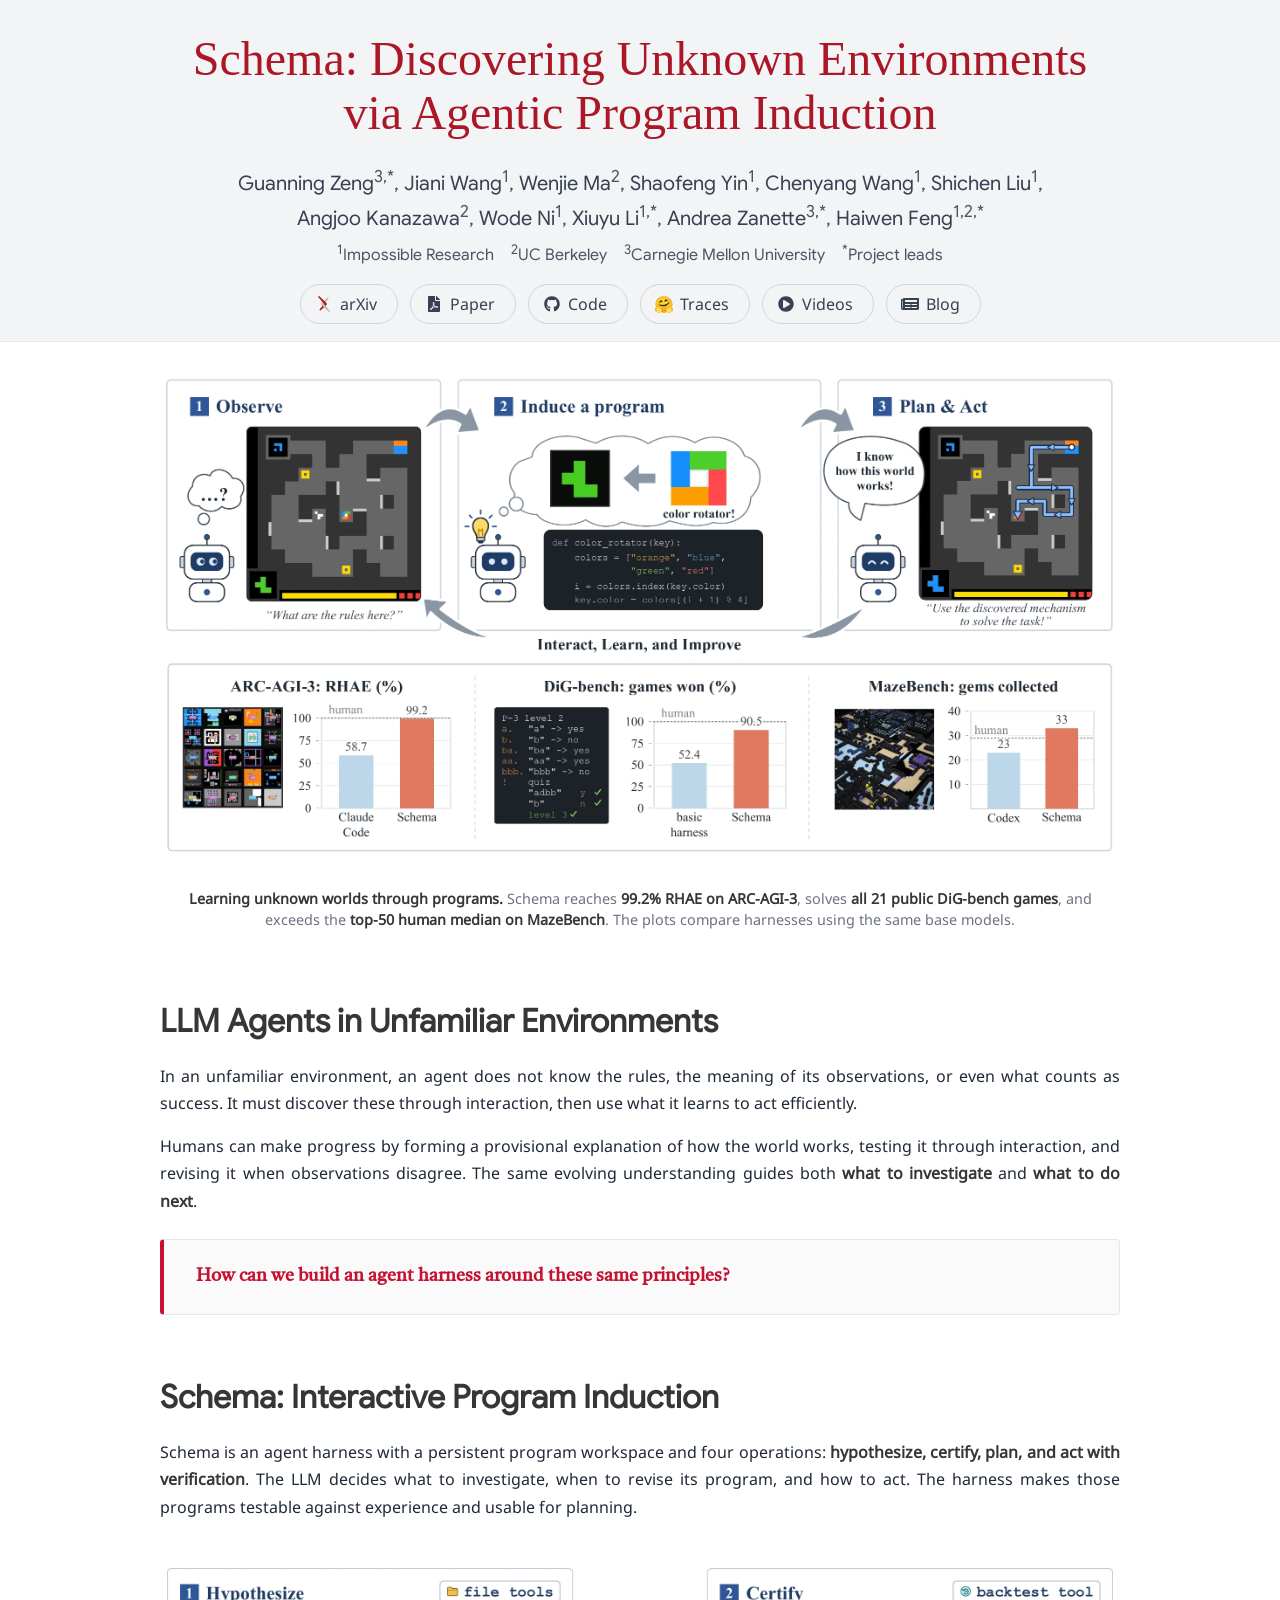
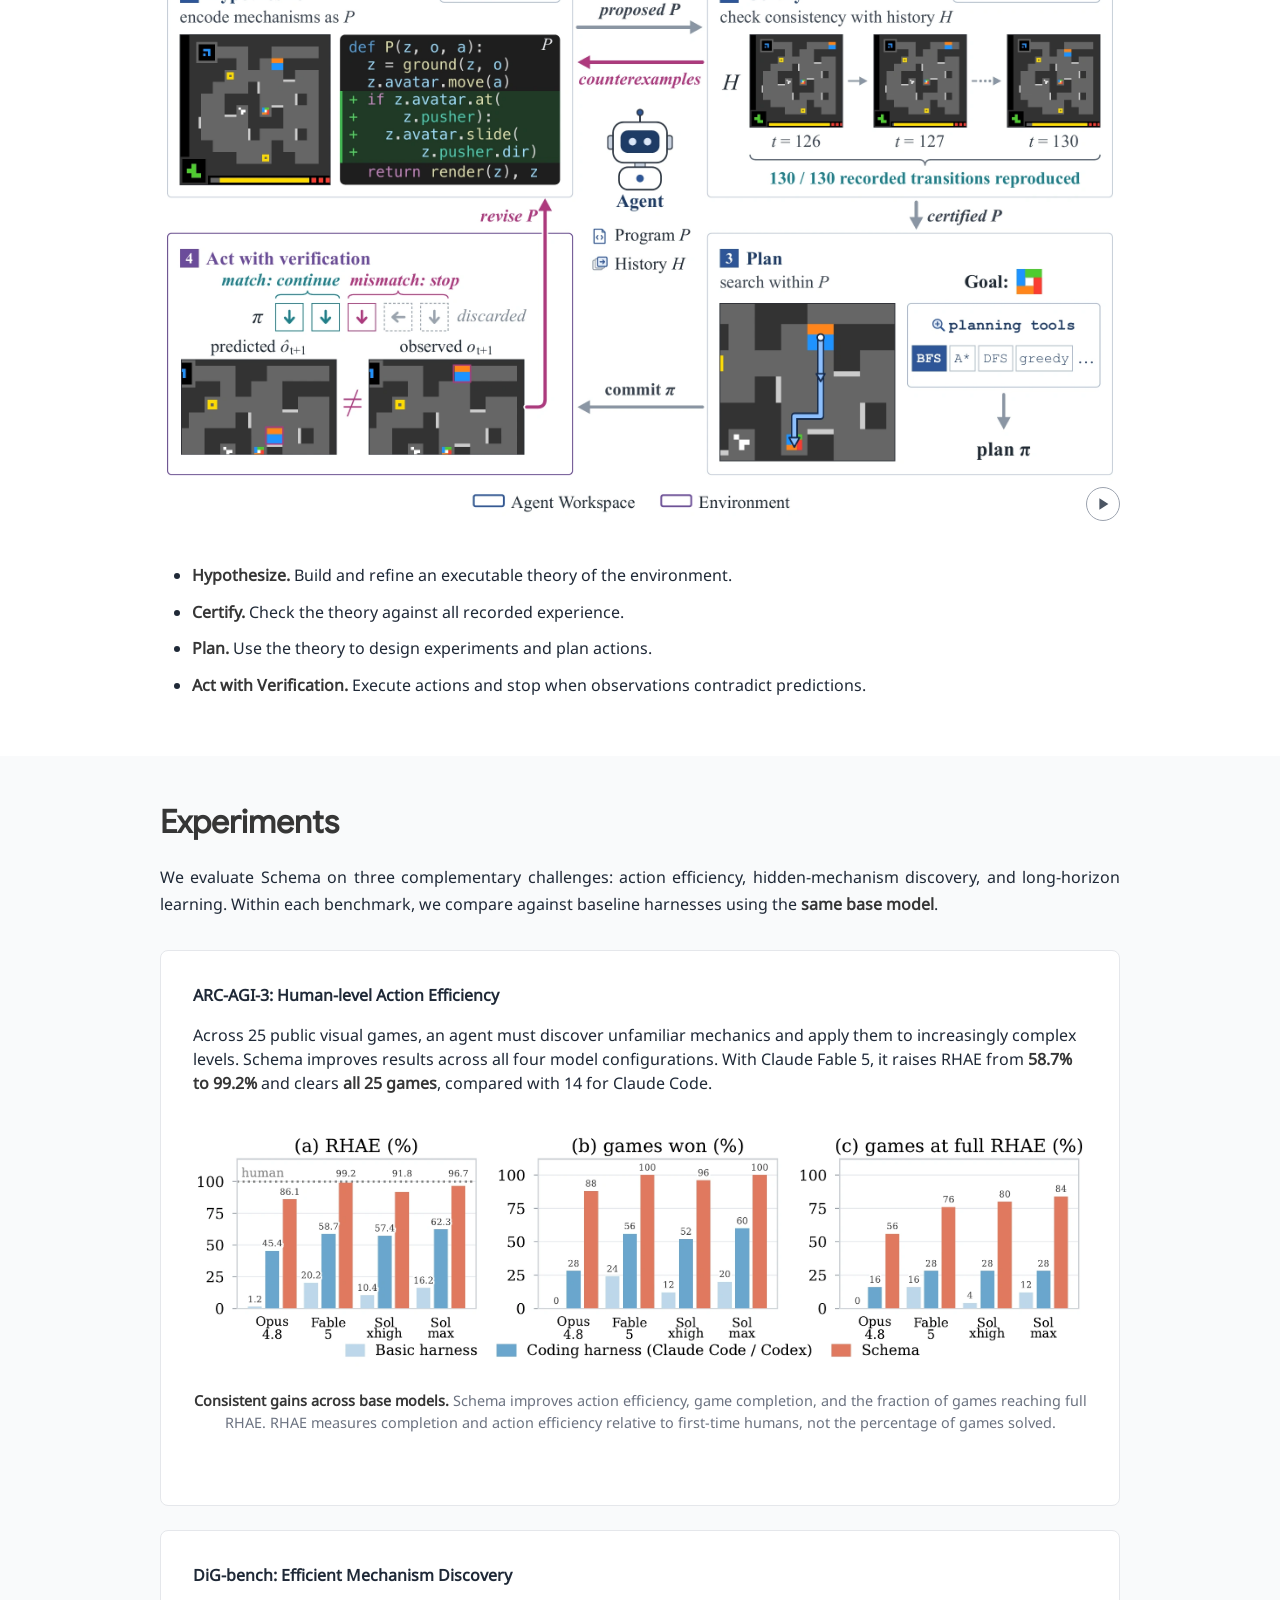
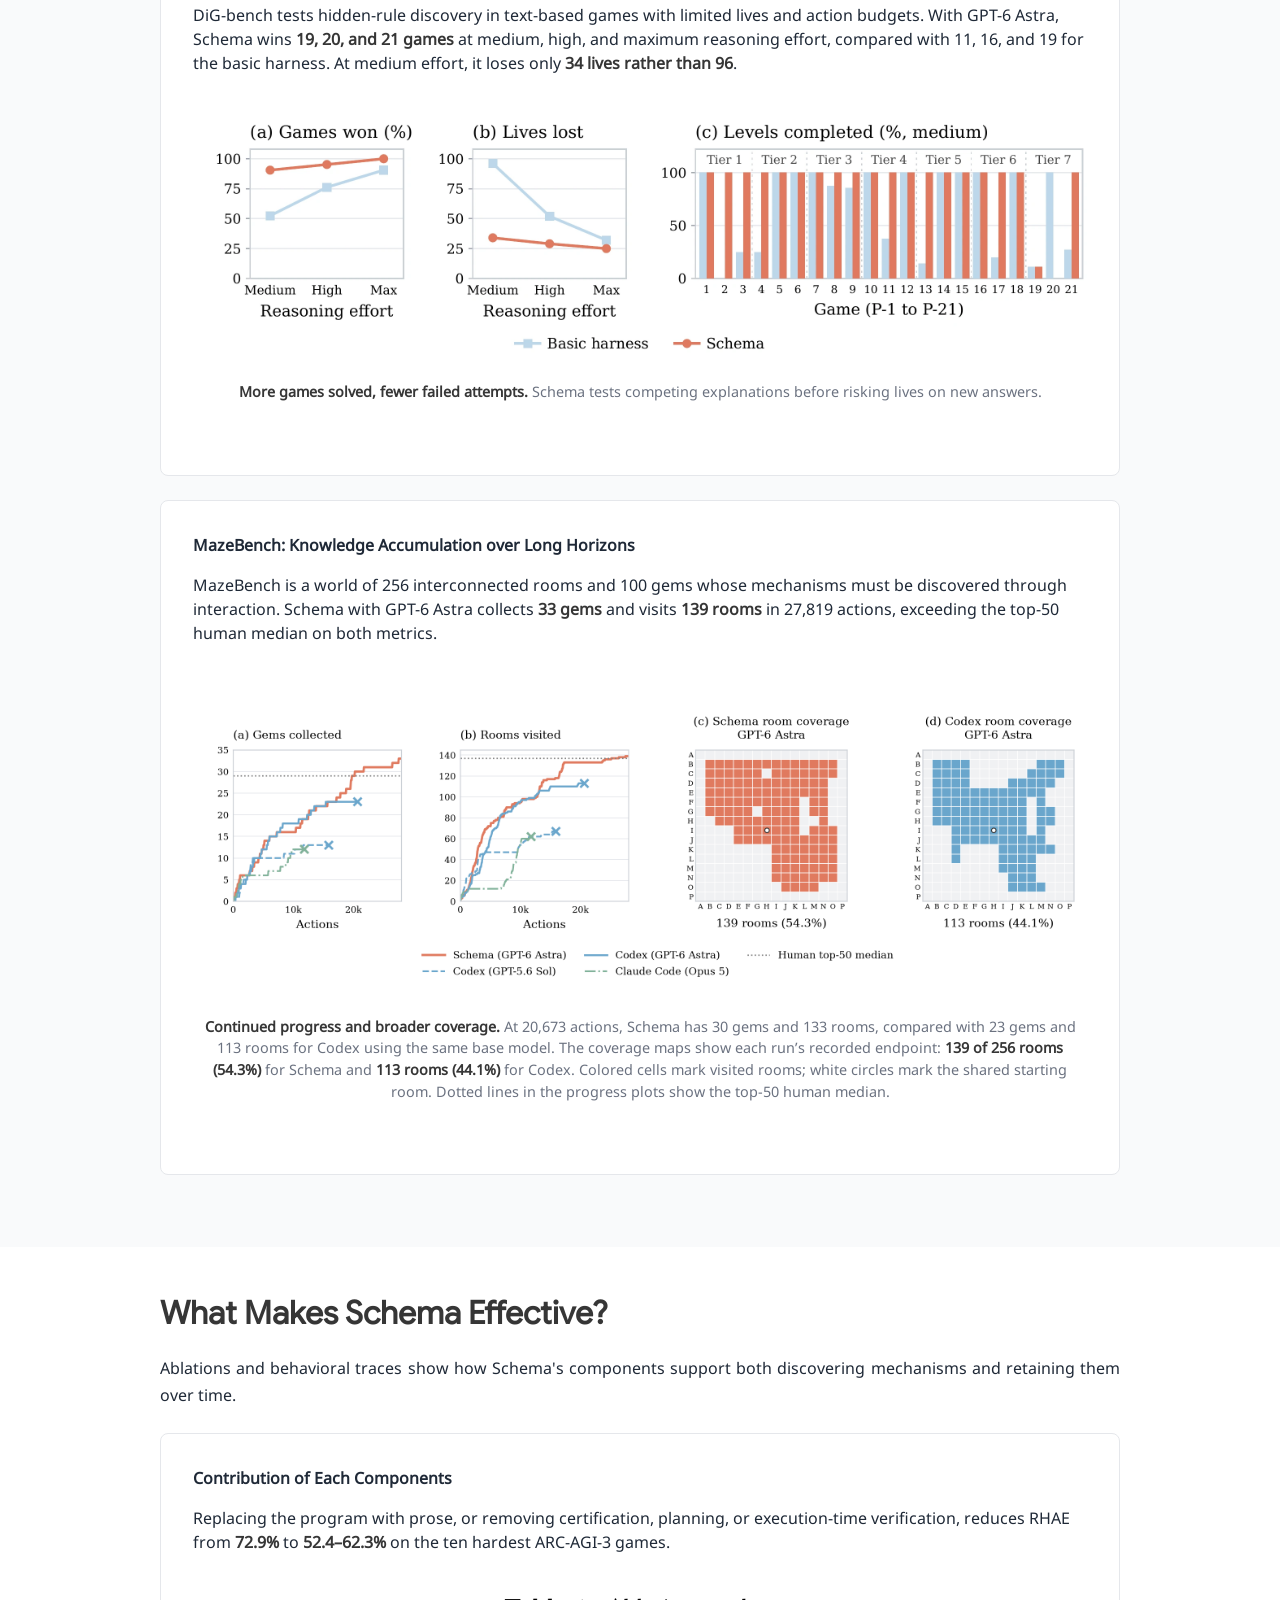
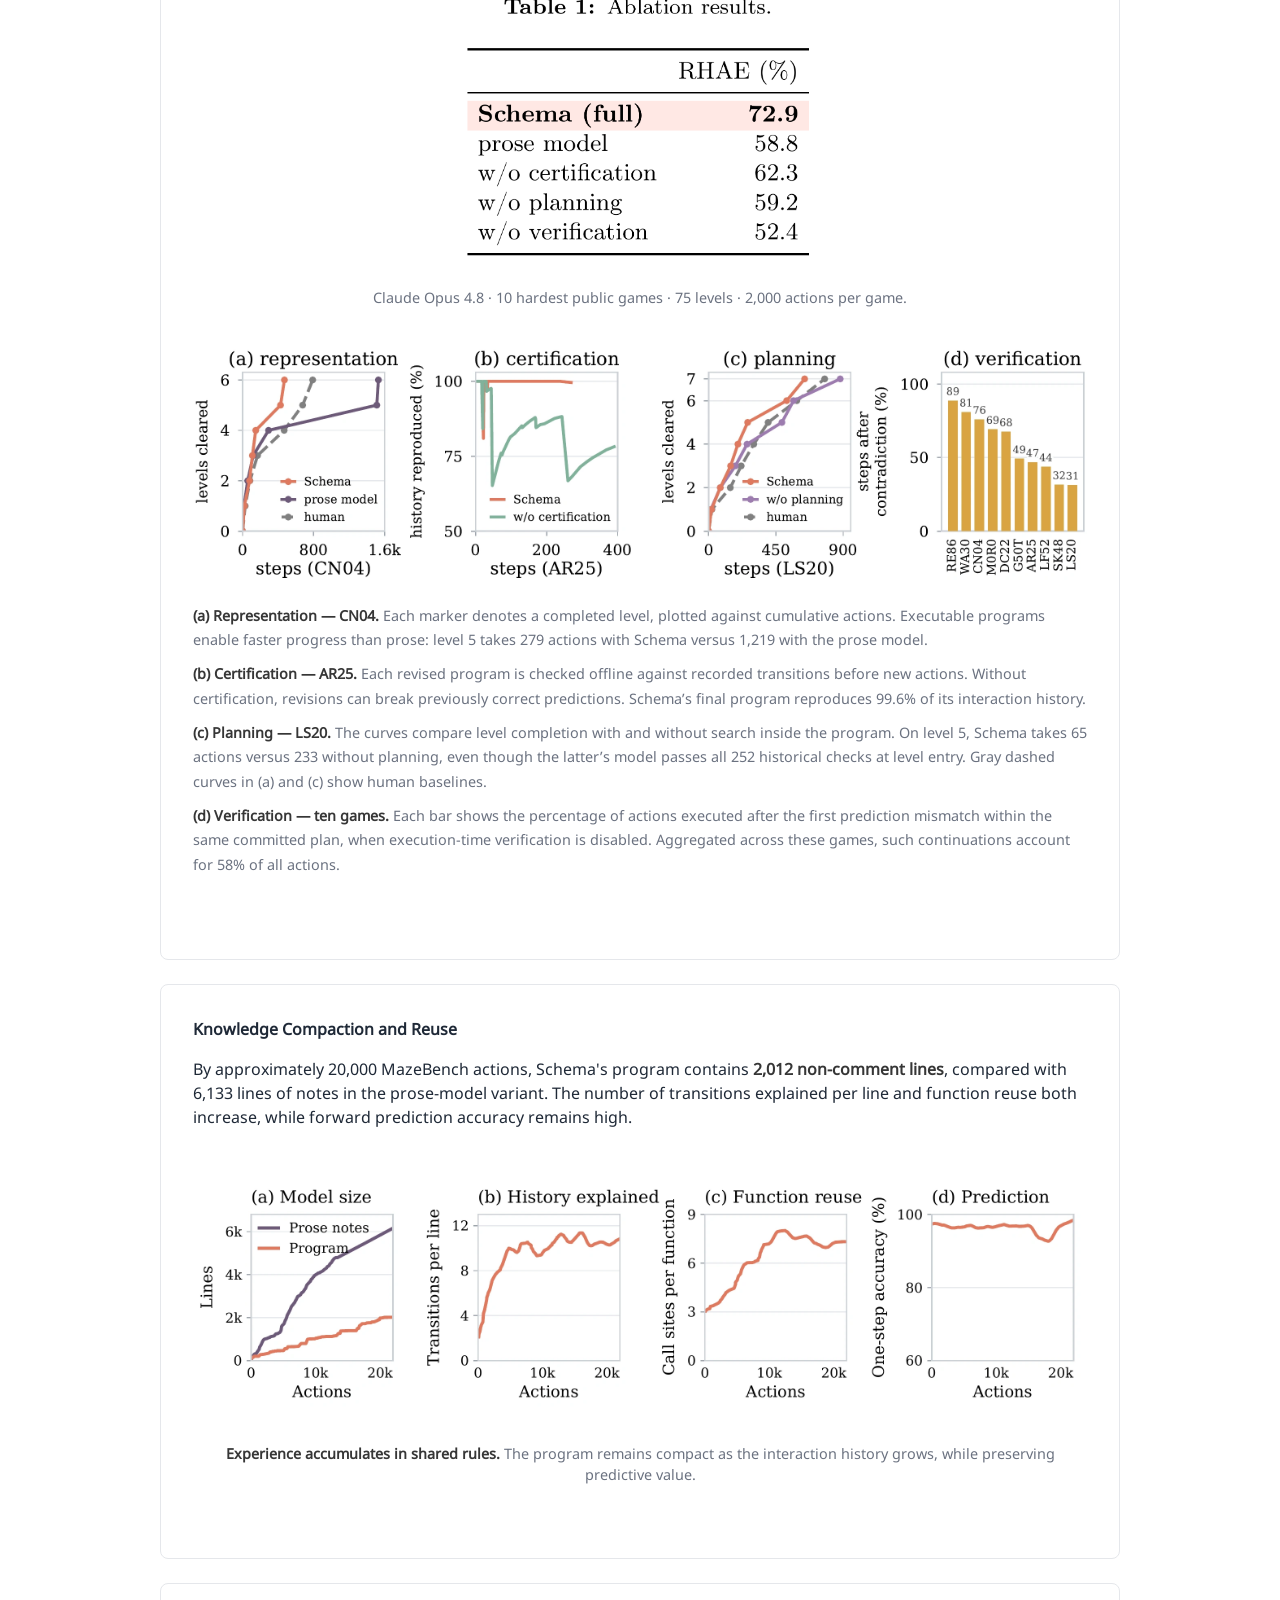
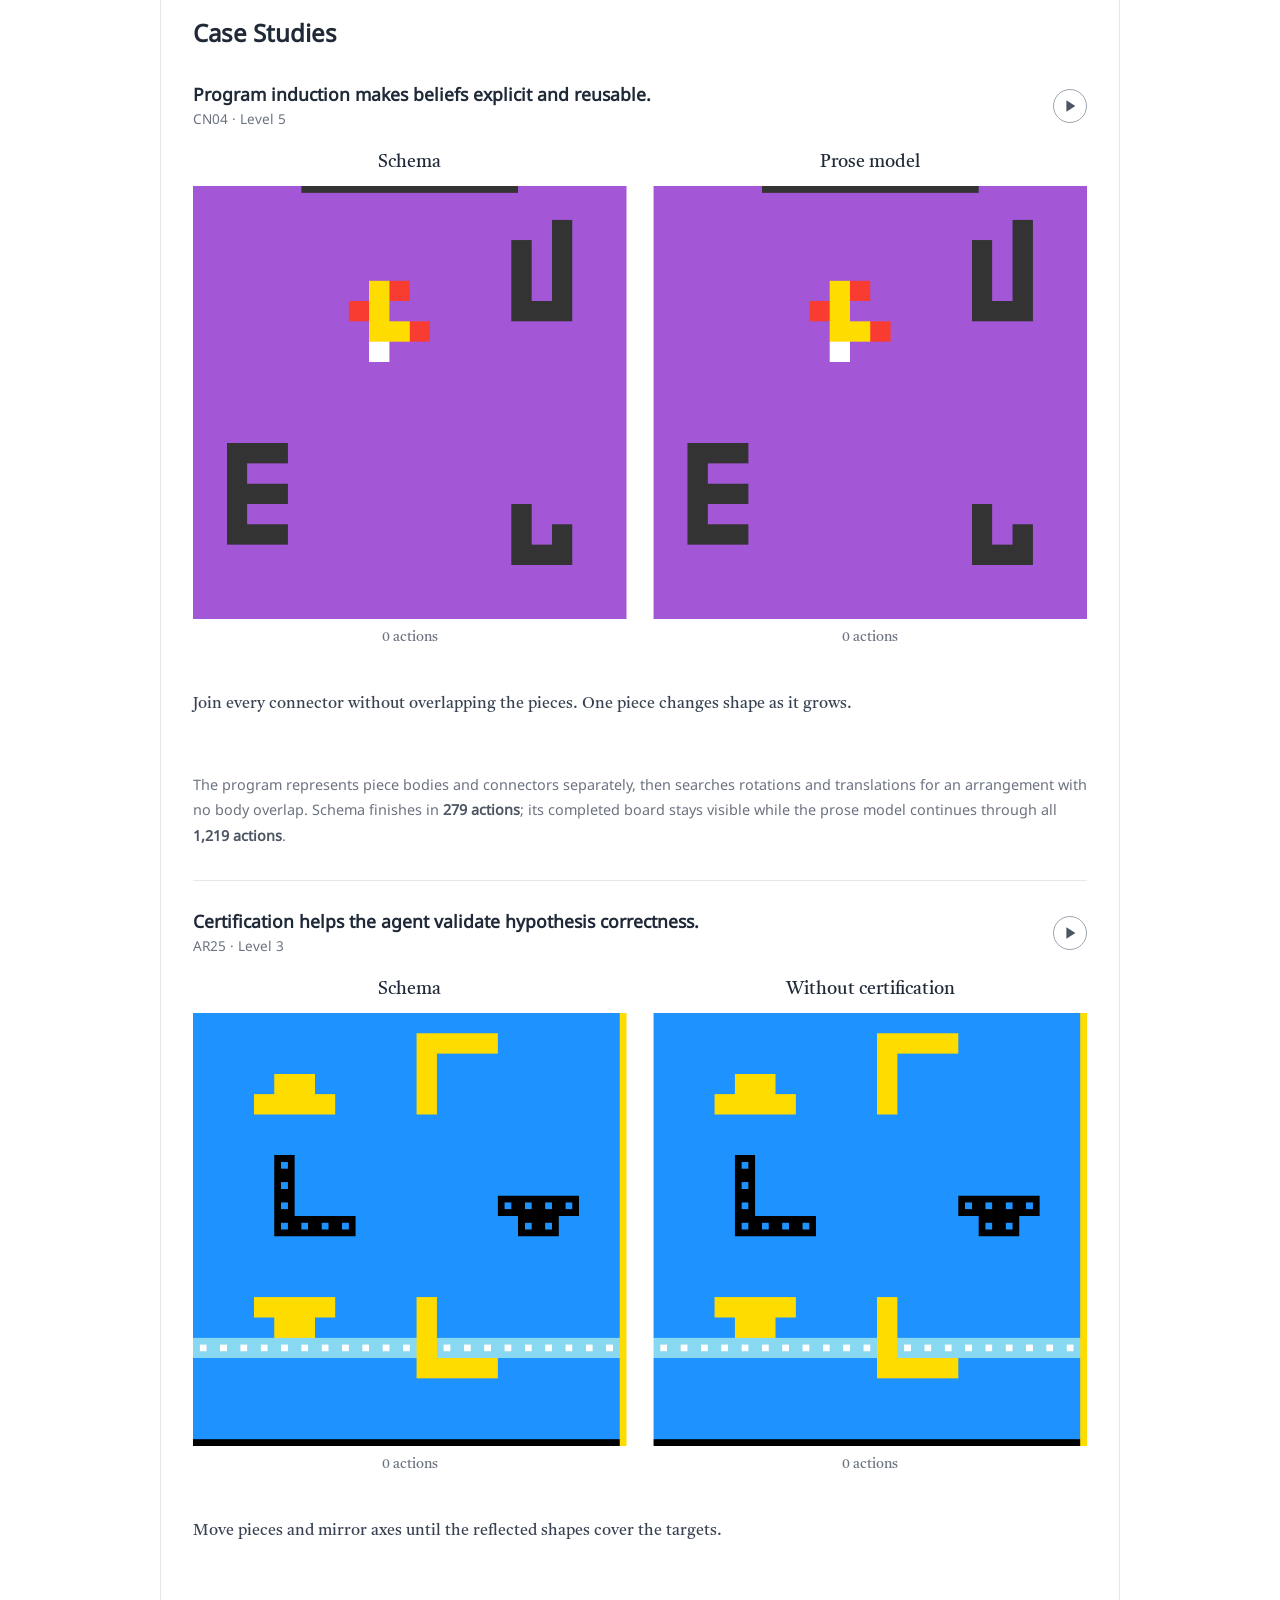
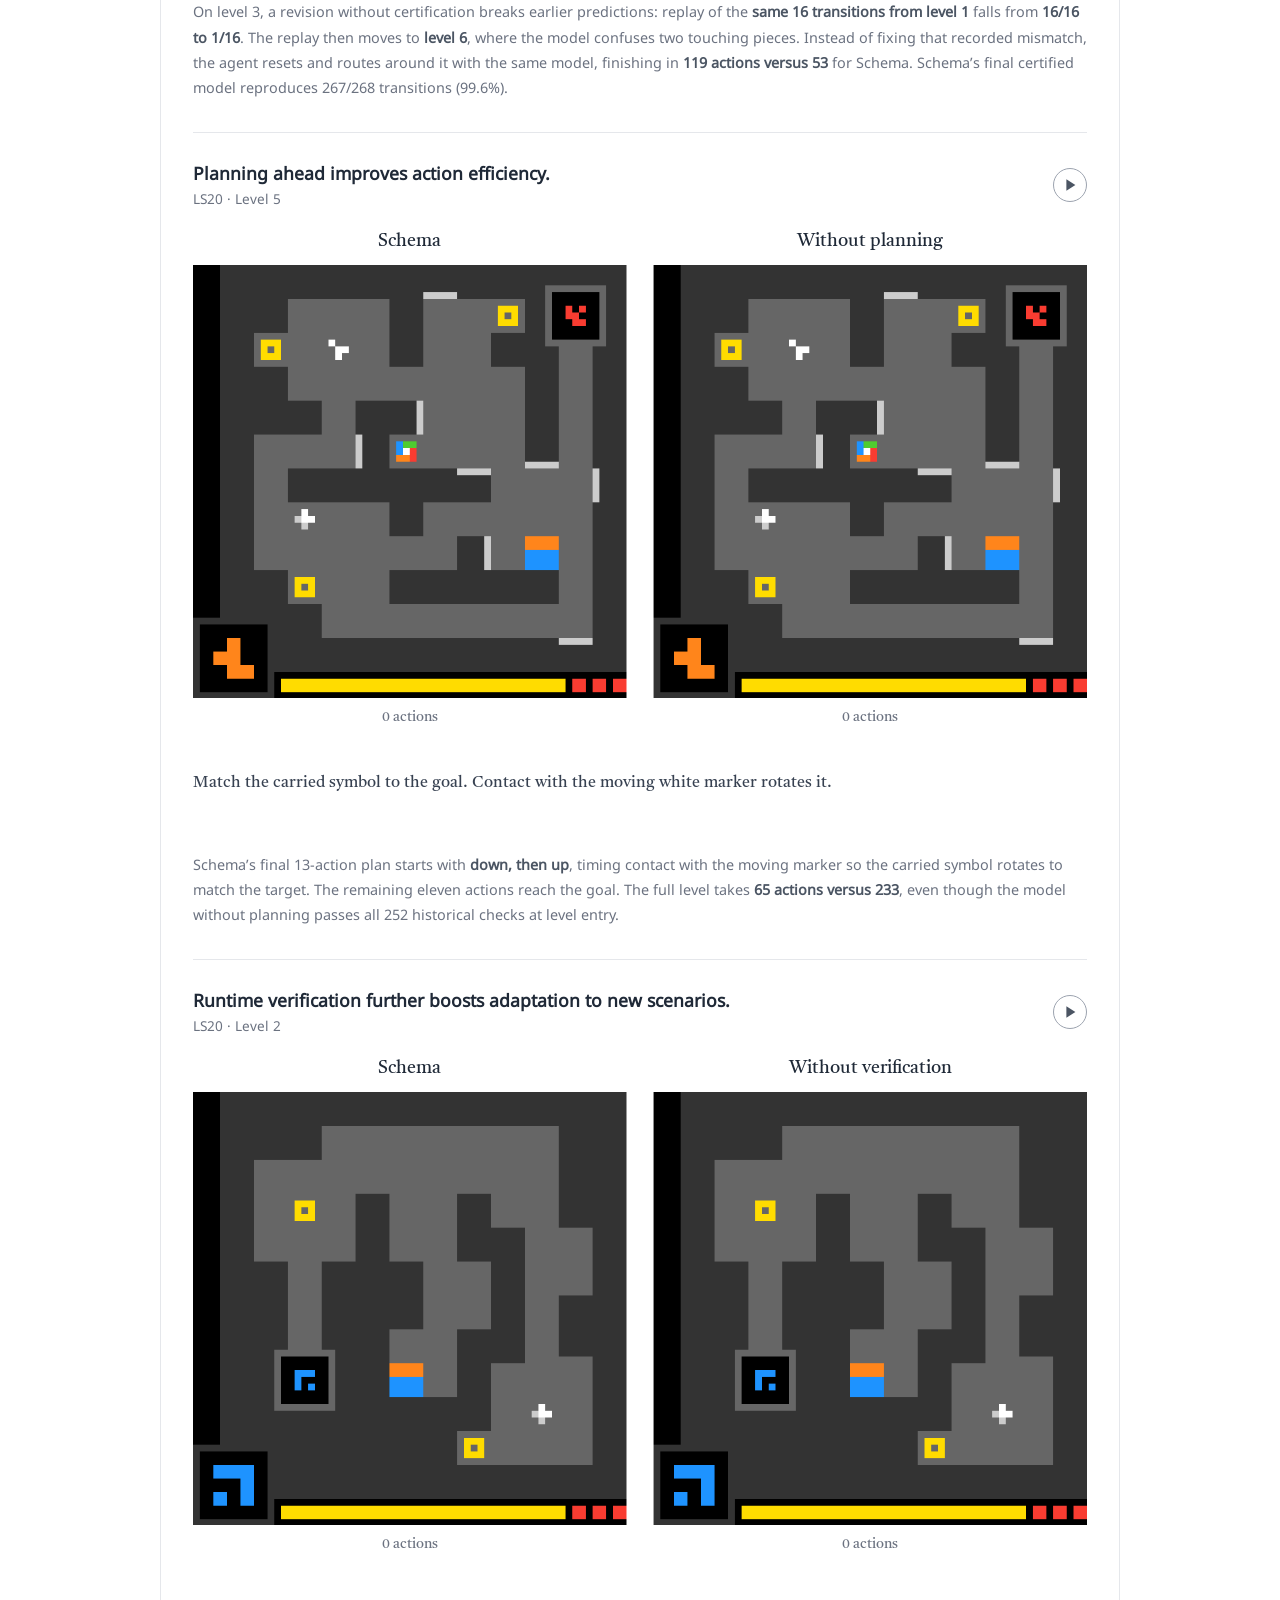
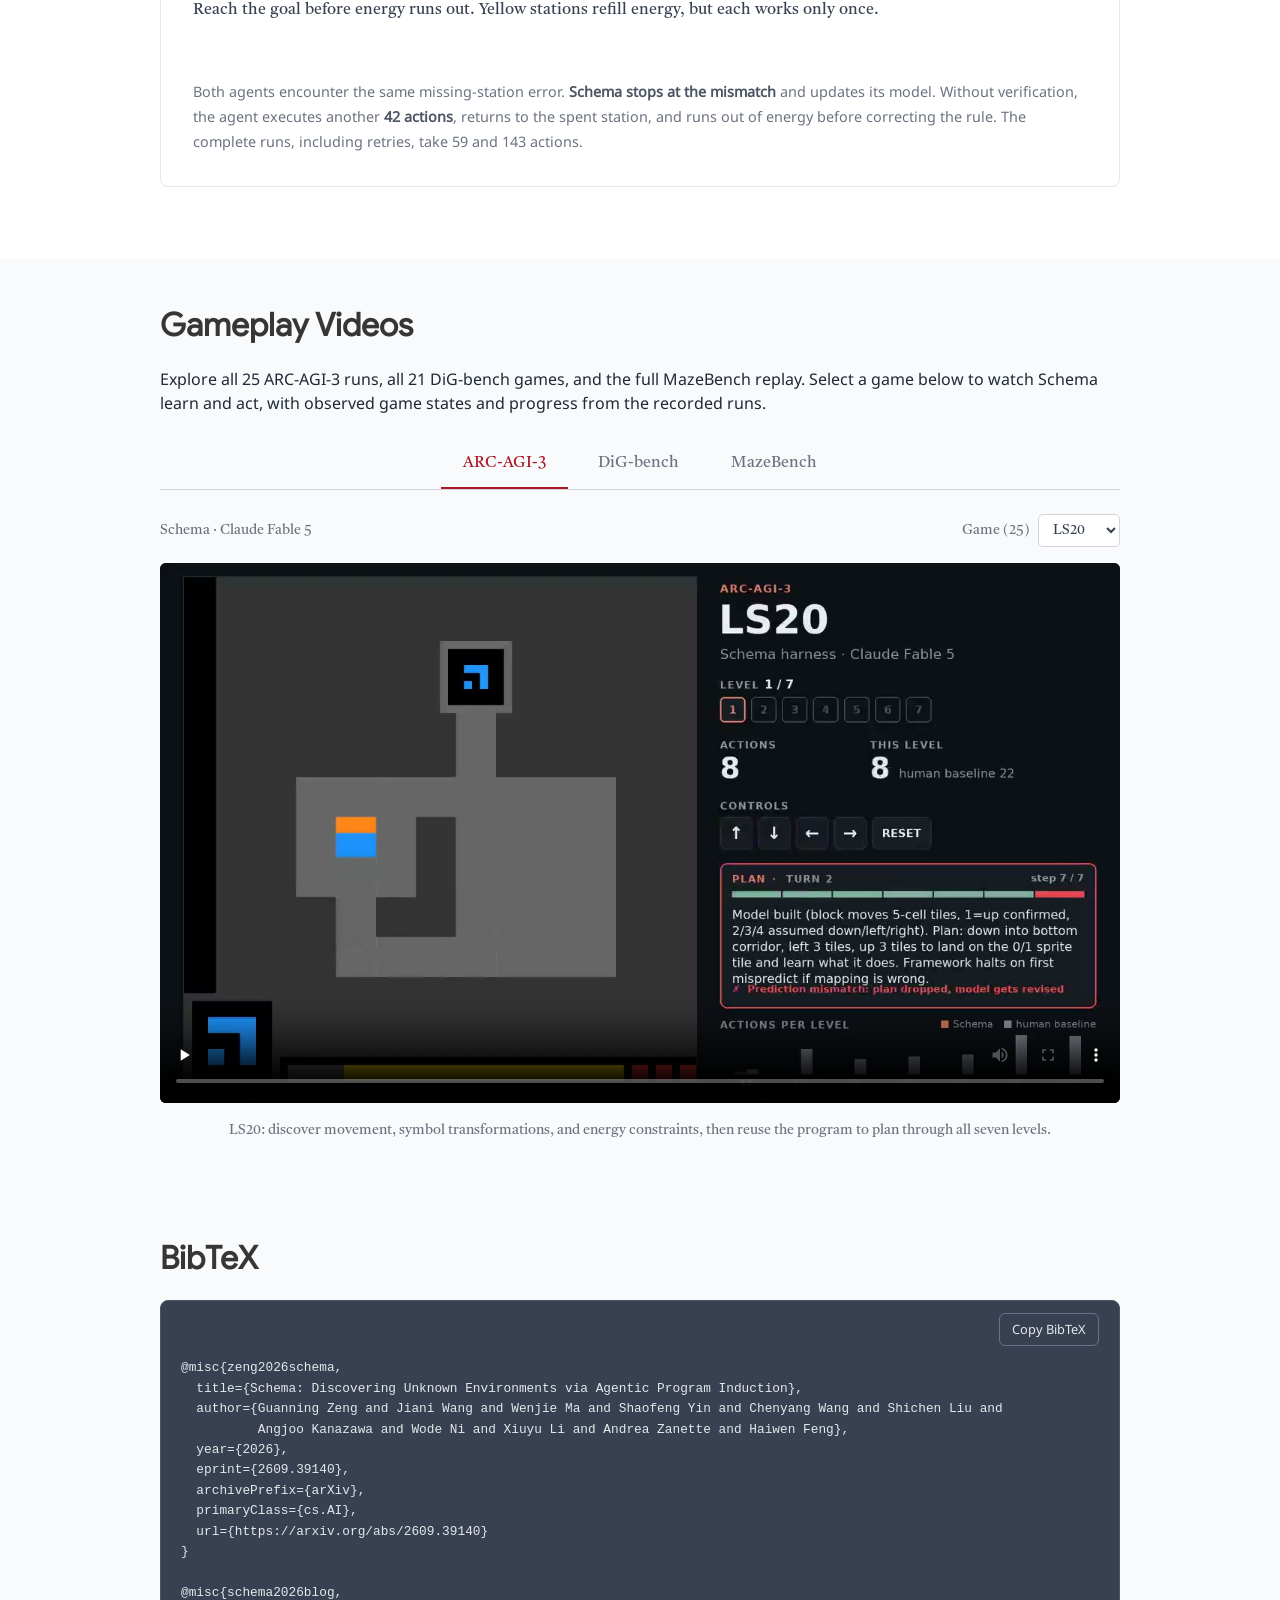
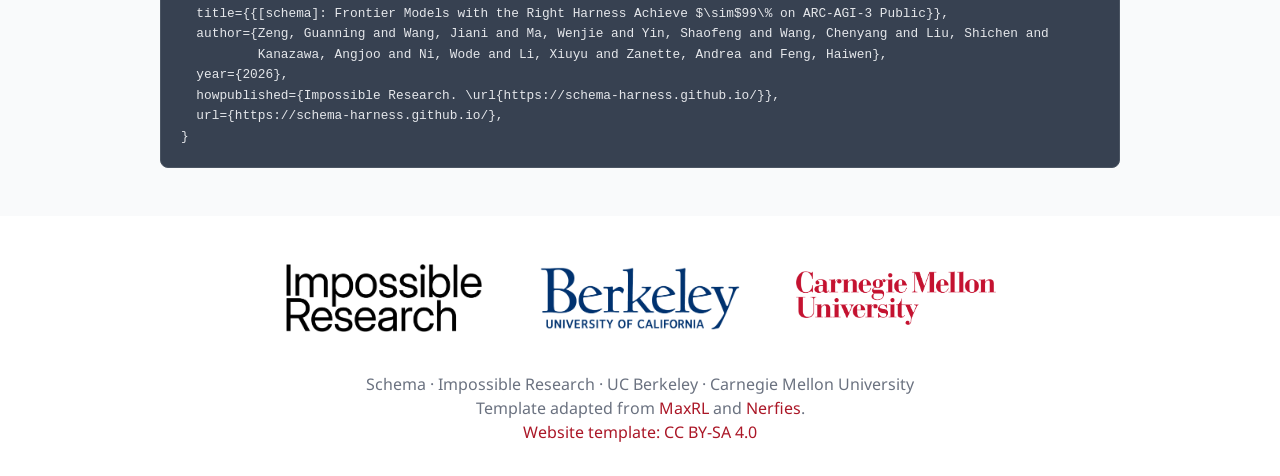
<file: index.html>
<!DOCTYPE html>

<html lang="en">
<head>
<meta charset="utf-8"/>
<meta content="Schema learns unknown environments through agentic program induction: hypothesize, certify, plan, and act with verification." name="description"/>
<meta content="Schema, Program Induction, LLM Agents, World Models, ARC-AGI-3, DiG-bench, MazeBench" name="keywords"/>
<meta content="width=device-width, initial-scale=1" name="viewport"/>
<title>Schema: Discovering Unknown Environments via Agentic Program Induction</title>











<!-- KaTeX for math rendering -->








<link href="static/css/fonts.css" rel="stylesheet"/><link href="static/css/bulma.min.css" rel="stylesheet"/><link href="static/css/index.css" rel="stylesheet"/><style>
    :root {
      --primary: #363636;
      --primary-light: #4a4a4a;
      --text-dark: #1f2937;
      --text-muted: #6b7280;
      --bg-white: #ffffff;
      --bg-gray: #f9fafb;
      --border-light: #e5e7eb;
    }

    body { color: var(--text-dark); }

    .hero { background: #f3f4f6; border-bottom: 1px solid #e5e7eb; overflow: visible !important; }
    .hero .hero-body { padding-top: 2rem; padding-bottom: 0.8rem; overflow: visible !important; }
    .hero * { overflow: visible !important; }
    .hero .container, .hero .columns, .hero .column { overflow: visible !important; max-height: none !important; }
    .hero .title.is-1 { color: #ab1727; font-weight: 400; font-family: Georgia, 'Times New Roman', serif; }
    .hero .publication-authors a { color: #374151 !important; }
    .hero .publication-authors a:hover { color: #C41230 !important; text-decoration: underline; }
    .hero .publication-authors span { color: #4b5563; }

    /* Venue / award badges */
    .publication-badges {
      display: flex;
      flex-direction: column;
      align-items: center;
      gap: 0.3rem;
      margin: 0.7rem 0 1.4rem 0;
    }
    .venue-line {
      display: inline-flex;
      align-items: center;
      gap: 0.45em;
      font-size: 1.35rem;
      font-weight: 500;
      letter-spacing: 0.01em;
      line-height: 1.35;
    }
    .venue-line i { font-size: 0.95em; }
    .venue-oral { color: var(--text-dark); }
    .venue-award { color: var(--text-dark); }
    .venue-line.venue-oral i,
    .venue-line.venue-oral svg { color: #ab1727 !important; }
    .venue-line.venue-award i,
    .venue-line.venue-award svg { color: #b8860b !important; }
    @media screen and (max-width: 480px) {
      .venue-line { font-size: 1.05rem; }
    }

    .publication-links .button {
      margin: 0.25rem;
      background: transparent;
      border: 1px solid #d1d5db;
      color: #374151;
    }
    .publication-links .button:hover {
      background: #f3f4f6;
      border-color: #9ca3af;
      color: #1f2937;
    }
    .publication-links .button[href*="arxiv"] .icon i {
      color: #B31B1B !important;
    }

    /* Section titles */
    h2.section-title,
    h3.section-title,
    h4.subsection-title,
    .title.section-title {
      color: var(--primary) !important;
      font-weight: 600;
      font-family: 'Google Sans', sans-serif;
      margin-bottom: 1.5rem;
    }

    h4.subsection-title {
      font-size: 1.25rem;
      font-family: 'Google Sans', sans-serif;
      margin-top: 2rem;
      margin-bottom: 1rem;
    }

    /* Body text */
    .content p, .content li {
      font-family: 'Noto Sans', sans-serif;
      font-size: 1rem;
      line-height: 1.7;
    }

    .section-white { background: var(--bg-white); }
    .section-gray { background: var(--bg-gray); }

    .insight-box {
      background: #fafafa;
      border: 1px solid var(--border-light);
      border-left: 4px solid #9ca3af;
      padding: 1.5rem 2rem;
      border-radius: 4px;
      margin: 1.5rem 0;
    }
    .insight-box p {
      font-family: 'Castoro', Georgia, serif;
      font-size: 1.1rem;
    }

    .math-comparison {
      display: grid;
      grid-template-columns: 1fr 1fr;
      gap: 1.5rem;
      margin: 2rem 0;
    }
    @media (max-width: 768px) { .math-comparison { grid-template-columns: 1fr; } }

    .math-box {
      background: #fff;
      border-radius: 6px;
      padding: 1.5rem;
      border: 1px solid var(--border-light);
    }
    .math-box.rl { border-top: 3px solid #dc2626; }
    .math-box.ml { border-top: 3px solid var(--primary); }
    .math-box h4 { font-weight: 600; margin-bottom: 1rem; color: var(--text-dark); }

    .figure-container {
      background: transparent;
      border-radius: 0;
      padding: 1rem 0;
      border: none;
      margin: 1.5rem 0;
    }
    .figure-container img { border-radius: 4px; }
    .figure-caption { font-size: 0.9rem; color: var(--text-muted); margin-top: 1rem; text-align: center; }

    /* Equal height for analysis figures */
    .analysis-columns {
      display: flex;
      gap: 1.5rem;
      align-items: stretch;
    }
    .analysis-columns .analysis-col {
      flex: 1;
      display: flex;
    }
    .analysis-columns .figure-container {
      flex: 1;
      display: flex;
      flex-direction: column;
      margin: 0;
    }
    .analysis-columns .figure-container .img-wrapper {
      flex: 1;
      display: flex;
      align-items: center;
      justify-content: center;
    }
    .analysis-columns .figure-container img {
      max-width: 100%;
      max-height: 280px;
      object-fit: contain;
    }
    @media (max-width: 768px) {
      .analysis-columns { flex-direction: column; }
    }

    .result-card {
      background: #fff;
      border-radius: 8px;
      padding: 2rem;
      margin: 1.5rem 0;
      border: 1px solid var(--border-light);
    }
    .result-card h4 { color: var(--text-dark); font-weight: 600; margin-bottom: 1rem; }

    .highlight-stat {
      background: var(--primary);
      color: #fff;
      padding: 0.2rem 0.6rem;
      border-radius: 4px;
      font-weight: 600;
      font-size: 0.9rem;
    }

    .algorithm-box {
      background: #1f2937;
      color: #e5e7eb;
      border-radius: 6px;
      padding: 1.5rem;
      font-family: 'JetBrains Mono', monospace;
      font-size: 0.85rem;
      overflow-x: auto;
    }
    .algorithm-box .comment { color: #9ca3af; }
    .algorithm-box .keyword { color: #f472b6; }
    .algorithm-box .function { color: #60a5fa; }

    table.comparison-table {
      width: 100%;
      border-collapse: collapse;
      margin: 1.5rem 0;
      background: #fff;
      border: 1px solid var(--border-light);
      border-radius: 6px;
      overflow: hidden;
    }
    table.comparison-table th {
      background: var(--primary);
      color: #fff !important;
      padding: 0.75rem 1rem;
      font-weight: 600;
      text-align: left;
    }
    table.comparison-table th * { color: #fff !important; }
    table.comparison-table th .katex, table.comparison-table th .katex * { color: #fff !important; }
    table.comparison-table td { padding: 0.75rem 1rem; border-bottom: 1px solid var(--border-light); }
    table.comparison-table tr:last-child td { border-bottom: none; }
    table.comparison-table tr:hover td { background: var(--bg-gray); }

    pre code { display: block; padding: 1rem; background: #1f2937; color: #e5e7eb; border-radius: 6px; overflow-x: auto; }
    .bibtex-box {
      background: #374151;
      border: 1px solid #4b5563;
      border-radius: 8px;
      padding: 1.5rem;
    }
    .bibtex-box pre {
      margin: 0;
      background: transparent;
    }
    .bibtex-box code {
      font-family: 'JetBrains Mono', 'Fira Code', 'Monaco', monospace;
      font-size: 0.85rem;
      line-height: 1.6;
      color: #e5e7eb;
      background: transparent;
      padding: 0;
    }

    footer.footer { background: #1f2937; color: #9ca3af; padding: 2rem; overflow: hidden; }
    footer.footer .columns { margin: 0; }
    footer.footer .container { overflow: hidden; }
    footer a { color: #93c5fd; }
    footer a:hover { color: #bfdbfe; }

    .emoji-icon { margin-right: 0.5rem; }
    .section { padding: 3rem 1.5rem; }

    .formula-box {
      background: transparent;
      border: none;
      padding: 1rem 0;
      margin: 1.5rem 0;
      text-align: center;
    }


    .conclusion-box {
      background: #fff;
      border: 1px solid var(--border-light);
      border-radius: 8px;
      padding: 2rem;
    }
    .conclusion-box p {
      line-height: 1.8;
      margin-bottom: 1rem;
    }
    .conclusion-box p:last-child {
      margin-bottom: 0;
    }

    /* ==================== MOBILE RESPONSIVE STYLES ==================== */

    /* Tablets and smaller */
    @media (max-width: 1024px) {
      .hero .title.is-1 { font-size: 2.2rem; }
    }

    /* Mobile devices */
    @media (max-width: 768px) {
      /* Hero Section */
      .hero .hero-body { padding-top: 1.2rem; padding-bottom: 0.6rem; }
      .hero .title.is-1 {
        font-size: 1.5rem;
        white-space: normal !important;
        line-height: 1.3;
      }

      /* Authors - make them wrap nicely */
      .publication-authors { font-size: 0.9rem !important; }
      .publication-authors .author-block {
        display: inline;
        white-space: nowrap;
      }
      .is-size-6.publication-authors { font-size: 0.8rem !important; }
      .is-size-6.publication-authors .author-block { margin-left: 0.3em !important; }

      /* Section padding */
      .section { padding: 2rem 1rem; }

      /* Titles */
      h2.title.is-3, .title.is-3.section-title { font-size: 1.4rem; }
      h4.subsection-title { font-size: 1.1rem; }

      /* Math comparison boxes */
      .math-comparison { gap: 1rem; }
      .math-box { padding: 1rem; }
      .math-box p { font-size: 0.95rem; }

      /* Formula boxes - handle overflow */
      .formula-box {
        overflow-x: auto;
        padding: 0.5rem;
      }
      .formula-box p { font-size: 0.9rem; }

      /* Insight boxes */
      .insight-box { padding: 1rem 1.25rem; }
      .insight-box p { font-size: 1rem; }

      /* Result cards */
      .result-card { padding: 1.25rem; }
      .result-card h4 { font-size: 1.1rem; }

      /* Figure captions */
      .figure-caption { font-size: 0.8rem; }

      /* Tables - make scrollable */
      .comparison-table-wrapper {
        overflow-x: auto;
        -webkit-overflow-scrolling: touch;
      }
      table.comparison-table {
        min-width: 500px;
        font-size: 0.85rem;
      }
      table.comparison-table th,
      table.comparison-table td {
        padding: 0.5rem 0.75rem;
      }

      /* Conclusion box */
      .conclusion-box { padding: 1.25rem; }

      /* BibTeX */
      .bibtex-box { padding: 1rem; }
      .bibtex-box code { font-size: 0.7rem; }

      /* Publication links buttons */
      .publication-links .button {
        font-size: 0.85rem;
        padding: 0.4rem 0.8rem;
      }

      /* Footer */
      footer.footer { padding: 1.5rem 1rem; }
      footer.footer img { height: 60px !important; }
      footer p { font-size: 0.85rem; }

    }

    /* Small phones */
    @media (max-width: 480px) {
      .hero .title.is-1 { font-size: 1.25rem; }
      .publication-authors { font-size: 0.8rem !important; }

      h2.title.is-3, .title.is-3.section-title { font-size: 1.25rem; }

      .content p, .content li { font-size: 0.9rem; }

      .math-box h4 { font-size: 0.95rem; }
      .math-box p { font-size: 0.85rem; }

      .result-card { padding: 1rem; }
      .result-card h4 { font-size: 1rem; }

      /* Extra small formulas */
      .formula-box p { font-size: 0.85rem; }

      /* Theorem boxes */
      .result-card[style*="border-left"] { padding: 1rem; }
      .result-card[style*="border-left"] h4 { font-size: 1rem; }
      .result-card[style*="border-left"] div[style*="text-align: center"] { font-size: 0.9rem !important; }
    }

    /* Ensure images never overflow */
    img { max-width: 100%; height: auto; }

    /* KaTeX formula overflow handling */
    .katex-display { overflow-x: auto; overflow-y: hidden; }

    /* Global overflow prevention */
    .container { overflow-x: hidden; }
    .content { word-wrap: break-word; overflow-wrap: break-word; }

    /* Table wrapper for mobile scrolling */
    .comparison-table-wrapper {
      width: 100%;
      overflow-x: auto;
      -webkit-overflow-scrolling: touch;
    }

    /* Algorithm box mobile */
    @media (max-width: 768px) {
      .algorithm-box {
        font-size: 0.75rem;
        padding: 1rem;
      }
    }

    /* Result card theorem boxes mobile adjustments */
    @media (max-width: 768px) {
      .result-card div[style*="text-align: center"] {
        overflow-x: auto;
        -webkit-overflow-scrolling: touch;
      }
    }
  </style><link href="static/css/schema.css?v=method-20261015" rel="stylesheet"/>
<link href="static/favicon.svg" rel="icon" type="image/svg+xml"/><script defer="" src="static/js/fontawesome.all.min.js"></script><script defer="" src="static/js/case-timelines.js?v=cases-20261006"></script><script defer="" src="static/js/schema.js?v=method-20261015"></script><meta content="Schema: Discovering Unknown Environments via Agentic Program Induction" property="og:title"/><meta content="Schema learns unknown environments through agentic program induction: hypothesize, certify, plan, and act with verification." property="og:description"/></head>
<body><a class="skip-link" href="#motivation">Skip to paper overview</a><section class="hero" id="top">
<div class="hero-body">
<div class="container is-max-widescreen">
<div class="columns is-centered">
<div class="column has-text-centered">
<h1 class="title is-1 publication-title">Schema: Discovering Unknown Environments<br/>via Agentic Program Induction</h1>
<!-- Venue / Award Badges -->

<!-- Authors Section -->
<div class="is-size-5 publication-authors"><span class="author-block"><a href="https://scholar.google.com/citations?user=SU6ooAQAAAAJ&amp;hl=en" rel="noopener noreferrer" target="_blank">Guanning Zeng</a><sup>3,*</sup>,</span>
<span class="author-block"><a href="https://scholar.google.com/citations?user=3a02bCEAAAAJ" rel="noopener noreferrer" target="_blank">Jiani Wang</a><sup>1</sup>,</span>
<span class="author-block"><a href="https://wenjiema.com/" rel="noopener noreferrer" target="_blank">Wenjie Ma</a><sup>2</sup>,</span>
<span class="author-block"><a href="https://fugtemypt123.github.io/" rel="noopener noreferrer" target="_blank">Shaofeng Yin</a><sup>1</sup>,</span>
<span class="author-block"><a href="https://chenyangwangjohn.github.io/" rel="noopener noreferrer" target="_blank">Chenyang Wang</a><sup>1</sup>,</span>
<span class="author-block"><a href="https://shichenliu.github.io/" rel="noopener noreferrer" target="_blank">Shichen Liu</a><sup>1</sup>,</span><br class="author-break"/>
<span class="author-block"><a href="https://people.eecs.berkeley.edu/~kanazawa/" rel="noopener noreferrer" target="_blank">Angjoo Kanazawa</a><sup>2</sup>,</span>
<span class="author-block"><a href="https://wodenimoni.com/" rel="noopener noreferrer" target="_blank">Wode Ni</a><sup>1</sup>,</span>
<span class="author-block"><a href="https://xiuyuli.com/" rel="noopener noreferrer" target="_blank">Xiuyu Li</a><sup>1,*</sup>,</span>
<span class="author-block"><a href="https://azanette.com/" rel="noopener noreferrer" target="_blank">Andrea Zanette</a><sup>3,*</sup>,</span>
<span class="author-block"><a href="https://havenfeng.github.io/" rel="noopener noreferrer" target="_blank">Haiwen Feng</a><sup>1,2,*</sup></span></div>
<div class="is-size-6 publication-authors" style="margin-top: 0.4rem;">
<span class="author-block"><sup>1</sup>Impossible Research</span>
<span class="author-block" style="margin-left: 0.8em;"><sup>2</sup>UC Berkeley</span>
<span class="author-block" style="margin-left: 0.8em;"><sup>3</sup>Carnegie Mellon University</span>
<span class="author-block" style="margin-left: 0.8em;"><sup>*</sup>Project leads</span></div>
<div class="has-text-centered" style="margin-top: 0.8rem;">
<div class="publication-links">
<span class="link-block"><a class="external-link button is-normal is-rounded" href="https://arxiv.org/abs/2609.39140" rel="noopener noreferrer" target="_blank"><span class="icon"><img alt="" src="static/images/arxiv-logomark-small.svg" style="width: 1em; height: 1em; vertical-align: middle;"/></span><span>arXiv</span></a></span>
<span class="link-block"><a class="external-link button is-normal is-rounded" href="assets/paper/schema.pdf" rel="noopener noreferrer" target="_blank"><span class="icon"><i aria-hidden="true" class="fas fa-file-pdf"></i></span><span>Paper</span></a></span>
<span class="link-block"><a class="external-link button is-normal is-rounded" id="code-link" href="https://github.com/guanning03/Schema" rel="noopener noreferrer" target="_blank"><span class="icon"><i aria-hidden="true" class="fab fa-github"></i></span><span>Code</span></a></span>
<span class="link-block"><a class="external-link button is-normal is-rounded" href="https://huggingface.co/datasets/schema-harness/arc-agi-3-schema-traces" rel="noopener noreferrer" target="_blank"><span aria-hidden="true" class="icon">🤗</span><span>Traces</span></a></span>
<span class="link-block"><a class="external-link button is-normal is-rounded" href="#videos"><span class="icon"><i aria-hidden="true" class="fas fa-play-circle"></i></span><span>Videos</span></a></span>
<span class="link-block"><a class="external-link button is-normal is-rounded" href="https://schema-harness.github.io/" title="Previous blog post" rel="noopener noreferrer" target="_blank"><span class="icon"><i aria-hidden="true" class="fas fa-newspaper"></i></span><span>Blog</span></a></span></div>
</div>
</div>
</div>
</div>
</div>
</section><main><section aria-label="Schema overview" class="section section-white" style="padding-top: 0.8rem; padding-bottom: 0.5rem;">
<div class="container is-max-desktop">
<div class="figure-container" style="margin: 0;">
<div class="has-text-centered"><img alt="Schema observes a world, induces a program of its mechanisms, and uses the program to plan and act. Benchmark comparisons show gains across ARC-AGI-3, DiG-bench, and MazeBench." class="zoomable" fetchpriority="high" height="1135" src="assets/figures/teaser.webp" style="max-width: 100%;" width="2200"/></div>
<p class="figure-caption"><strong>Learning unknown worlds through programs.</strong> Schema reaches <strong>99.2% RHAE on ARC-AGI-3</strong>, solves <strong>all 21 public DiG-bench games</strong>, and exceeds the <strong>top-50 human median on MazeBench</strong>. The plots compare harnesses using the same base models.</p>
</div>
</div>
</section><section class="section section-white" id="motivation">
<div class="container is-max-desktop">
<h2 class="title is-3 section-title">LLM Agents in Unfamiliar Environments</h2>
<div class="content has-text-justified">
<p>In an unfamiliar environment, an agent does not know the rules, the meaning of its observations, or even what counts as success. It must discover these through interaction, then use what it learns to act efficiently.</p>
<p>Humans can make progress by forming a provisional explanation of how the world works, testing it through interaction, and revising it when observations disagree. The same evolving understanding guides both <strong>what to investigate</strong> and <strong>what to do next</strong>.</p>
</div>
<div class="insight-box motivation-question"><p>How can we build an agent harness around these same principles?</p></div>
</div></section><section class="section section-white" id="method" style="padding-top: 1rem;">
<div class="container is-max-desktop">
<h2 class="title is-3 section-title">Schema: Interactive Program Induction</h2>
<div class="content has-text-justified"><p>Schema is an agent harness with a persistent program workspace and four operations: <strong>hypothesize, certify, plan, and act with verification</strong>. The LLM decides what to investigate, when to revise its program, and how to act. The harness makes those programs testable against experience and usable for planning.</p></div>
<div class="figure-container"><div class="method-animation"><video class="zoomable" id="method-animation" muted playsinline preload="auto" poster="assets/figures/schema_method.webp" width="1920" height="1120" data-full="assets/figures/schema_method.webp" data-alt="The Schema harness connects hypothesis construction, history certification, planning, and verified execution. A prediction mismatch returns a counterexample to the agent."><source src="assets/figures/schema_method_animation.mp4" type="video/mp4"/><img alt="The Schema harness connects hypothesis construction, history certification, planning, and verified execution. A prediction mismatch returns a counterexample to the agent." height="1284" src="assets/figures/schema_method.webp" width="2200"/></video><button class="case-toggle" type="button" aria-label="Play method animation" aria-controls="method-animation" data-paused="true" title="Play animation"><svg viewBox="0 0 20 20" aria-hidden="true" focusable="false"><path class="case-icon-pause" d="M7 4v12M13 4v12" fill="none" stroke="currentColor" stroke-width="2"/><path class="case-icon-play" d="M6 3.5 16 10 6 16.5Z" fill="currentColor"/></svg></button></div></div>
<div class="content method-summary"><ul>
<li><strong>Hypothesize.</strong> Build and refine an executable theory of the environment.</li>
<li><strong>Certify.</strong> Check the theory against all recorded experience.</li>
<li><strong>Plan.</strong> Use the theory to design experiments and plan actions.</li>
<li><strong>Act with Verification.</strong> Execute actions and stop when observations contradict predictions.</li>
</ul>
</div>
</div></section><section class="section section-gray" id="experiments">
<div class="container is-max-desktop">
<h2 class="title is-3 section-title">Experiments</h2>
<div class="content has-text-justified" style="margin-bottom: 2rem;"><p>We evaluate Schema on three complementary challenges: action efficiency, hidden-mechanism discovery, and long-horizon learning. Within each benchmark, we compare against baseline harnesses using the <strong>same base model</strong>.</p></div><div class="result-card" id="arc-results"><h4>ARC-AGI-3: Human-level Action Efficiency</h4>
<p>Across 25 public visual games, an agent must discover unfamiliar mechanics and apply them to increasingly complex levels. Schema improves results across all four model configurations. With Claude Fable 5, it raises RHAE from <strong>58.7% to 99.2%</strong> and clears <strong>all 25 games</strong>, compared with 14 for Claude Code.</p><div class="figure-container"><div class="has-text-centered"><img alt="ARC-AGI-3: Schema reaches 86.1, 99.2, 91.8, and 96.7 percent RHAE across Opus 4.8, Fable 5, Sol xhigh, and Sol max." class="zoomable" decoding="async" height="573" loading="lazy" src="assets/figures/arc_results.webp" style="max-width: 100%;" width="2200"/></div><p class="figure-caption"><strong>Consistent gains across base models.</strong> Schema improves action efficiency, game completion, and the fraction of games reaching full RHAE. RHAE measures completion and action efficiency relative to first-time humans, not the percentage of games solved.</p></div></div><div class="result-card" id="dig-results"><h4>DiG-bench: Efficient Mechanism Discovery</h4><p>DiG-bench tests hidden-rule discovery in text-based games with limited lives and action budgets. With GPT-6 Astra, Schema wins <strong>19, 20, and 21 games</strong> at medium, high, and maximum reasoning effort, compared with 11, 16, and 19 for the basic harness. At medium effort, it loses only <strong>34 lives rather than 96</strong>.</p><div class="figure-container"><div class="has-text-centered"><img alt="Schema solves more DiG-bench games and loses fewer lives at every reasoning effort, winning all 21 public games at maximum effort." class="zoomable" decoding="async" height="600" loading="lazy" src="assets/figures/digbench.webp" style="max-width: 100%;" width="2200"/></div><p class="figure-caption"><strong>More games solved, fewer failed attempts.</strong> Schema tests competing explanations before risking lives on new answers.</p></div></div><div class="result-card" id="maze-results"><h4>MazeBench: Knowledge Accumulation over Long Horizons</h4><p>MazeBench is a world of 256 interconnected rooms and 100 gems whose mechanisms must be discovered through interaction. Schema with GPT-6 Astra collects <strong>33 gems</strong> and visits <strong>139 rooms</strong> in 27,819 actions, exceeding the top-50 human median on both metrics.</p><div class="figure-container"><div class="has-text-centered"><img alt="MazeBench progress and room coverage: Schema reaches 139 rooms, compared with 113 for Codex using GPT-6 Astra. Colored cells show the rooms visited by each run." class="zoomable" decoding="async" height="760" loading="lazy" src="assets/figures/maze_progress_coverage.webp" style="max-width: 100%;" width="2200"/></div><p class="figure-caption"><strong>Continued progress and broader coverage.</strong> At 20,673 actions, Schema has 30 gems and 133 rooms, compared with 23 gems and 113 rooms for Codex using the same base model. The coverage maps show each run’s recorded endpoint: <strong>139 of 256 rooms (54.3%)</strong> for Schema and <strong>113 rooms (44.1%)</strong> for Codex. Colored cells mark visited rooms; white circles mark the shared starting room. Dotted lines in the progress plots show the top-50 human median.</p></div></div>
</div></section><section class="section section-white" id="analysis">
<div class="container is-max-desktop">
<h2 class="title is-3 section-title">What Makes Schema Effective?</h2>
<div class="content has-text-justified"><p>Ablations and behavioral traces show how Schema's components support both discovering mechanisms and retaining them over time.</p></div>
<div class="result-card"><h4>Contribution of Each Components</h4><p>Replacing the program with prose, or removing certification, planning, or execution-time verification, reduces RHAE from <strong>72.9%</strong> to <strong>52.4–62.3%</strong> on the ten hardest ARC-AGI-3 games.</p>
<div class="paper-ablation-figure"><img class="zoomable" src="assets/figures/ablation_table_paper.png" alt="Table 1 from the paper. RHAE: Schema 72.9%; prose model 58.8%; without certification 62.3%; without planning 59.2%; without verification 52.4%." width="1117" height="892" loading="lazy" decoding="async"/></div>
<p class="figure-caption">Claude Opus 4.8 · 10 hardest public games · 75 levels · 2,000 actions per game.</p>
<div class="figure-container" id="ablation-behavior"><div class="has-text-centered"><img alt="Behavioral traces show effects of program representation, certification, planning, and runtime verification." class="zoomable" decoding="async" height="574" loading="lazy" src="assets/figures/arc_ablation.webp" style="max-width: 100%;" width="2200"/></div><div class="figure-caption ablation-caption">
<p><strong>(a) Representation — CN04.</strong> Each marker denotes a completed level, plotted against cumulative actions. Executable programs enable faster progress than prose: level 5 takes 279 actions with Schema versus 1,219 with the prose model.</p>
<p><strong>(b) Certification — AR25.</strong> Each revised program is checked offline against recorded transitions before new actions. Without certification, revisions can break previously correct predictions. Schema’s final program reproduces 99.6% of its interaction history.</p>
<p><strong>(c) Planning — LS20.</strong> The curves compare level completion with and without search inside the program. On level 5, Schema takes 65 actions versus 233 without planning, even though the latter’s model passes all 252 historical checks at level entry. Gray dashed curves in (a) and (c) show human baselines.</p>
<p><strong>(d) Verification — ten games.</strong> Each bar shows the percentage of actions executed after the first prediction mismatch within the same committed plan, when execution-time verification is disabled. Aggregated across these games, such continuations account for 58% of all actions.</p>
</div></div></div><div class="result-card"><h4>Knowledge Compaction and Reuse</h4><p>By approximately 20,000 MazeBench actions, Schema's program contains <strong>2,012 non-comment lines</strong>, compared with 6,133 lines of notes in the prose-model variant. The number of transitions explained per line and function reuse both increase, while forward prediction accuracy remains high.</p><div class="figure-container"><div class="has-text-centered"><img alt="Schema retains growing experience in a compact program with increasing function reuse and high forward prediction accuracy." class="zoomable" decoding="async" height="620" loading="lazy" src="assets/figures/maze_code.webp" style="max-width: 100%;" width="2200"/></div><p class="figure-caption"><strong>Experience accumulates in shared rules.</strong> The program remains compact as the interaction history grows, while preserving predictive value.</p></div></div>
<div class="result-card case-studies" id="case-studies"><h4>Case Studies</h4>
<article class="case-study" data-case="representation" aria-labelledby="case-representation-title">
<div class="case-heading"><div class="case-title"><h5 id="case-representation-title">Program induction makes beliefs explicit and reusable.</h5><p class="case-game">CN04 · Level 5</p></div><button class="case-toggle" type="button" aria-label="Pause representation comparison" aria-controls="replay-representation" data-paused="false" title="Pause replay"><svg viewBox="0 0 20 20" aria-hidden="true" focusable="false"><path class="case-icon-pause" d="M7 4v12M13 4v12" fill="none" stroke="currentColor" stroke-width="2"/><path class="case-icon-play" d="M6 3.5 16 10 6 16.5Z" fill="currentColor"/></svg></button></div>
<div class="case-labels" aria-hidden="true"><span>Schema</span><span>Prose model</span></div>
<figure class="case-media"><video class="case-replay" id="replay-representation" muted loop playsinline preload="none" poster="assets/cases/representation_start_3x.png?v=cases-20261006" src="assets/cases/representation_full_3x.mp4?v=cases-20261006" aria-label="Full recorded CN04 Level 5 replays: Schema on the left, prose model on the right, with key moments briefly outlined." width="2376" height="1152"><a href="assets/cases/representation_full_3x.gif?v=cases-20261006">View the complete comparison as a GIF</a></video>
<div class="case-counts"><span data-case-count="0">0 actions</span><span data-case-count="1">0 actions</span></div>
<div class="case-observation"><p class="case-cue">Join every connector without overlapping the pieces. One piece changes shape as it grows.</p><div class="case-evidence" hidden></div></div>
</figure>
<p class="case-caption">The program represents piece bodies and connectors separately, then searches rotations and translations for an arrangement with no body overlap. Schema finishes in <strong>279 actions</strong>; its completed board stays visible while the prose model continues through all <strong>1,219 actions</strong>.</p>
</article>
<article class="case-study" data-case="certification" aria-labelledby="case-certification-title">
<div class="case-heading"><div class="case-title"><h5 id="case-certification-title">Certification helps the agent validate hypothesis correctness.</h5><p class="case-game">AR25 · Level 3</p></div><button class="case-toggle" type="button" aria-label="Pause certification comparison" aria-controls="replay-certification" data-paused="false" title="Pause replay"><svg viewBox="0 0 20 20" aria-hidden="true" focusable="false"><path class="case-icon-pause" d="M7 4v12M13 4v12" fill="none" stroke="currentColor" stroke-width="2"/><path class="case-icon-play" d="M6 3.5 16 10 6 16.5Z" fill="currentColor"/></svg></button></div>
<div class="case-labels" aria-hidden="true"><span>Schema</span><span>Without certification</span></div>
<figure class="case-media"><video class="case-replay" id="replay-certification" muted loop playsinline preload="none" poster="assets/cases/certification_start_3x.png?v=cases-20261006" src="assets/cases/certification_full_3x.mp4?v=cases-20261006" aria-label="Full recorded AR25 Level 3 and Level 6 replays: Schema on the left, without certification on the right. Historical regression is followed by a later model failure, reset, and detour." width="2376" height="1152"><a href="assets/cases/certification_full_3x.gif?v=cases-20261006">View the complete comparison as a GIF</a></video>
<div class="case-counts"><span data-case-count="0">0 actions</span><span data-case-count="1">0 actions</span></div>
<div class="case-observation"><p class="case-cue">Move pieces and mirror axes until the reflected shapes cover the targets.</p><div class="case-evidence" hidden></div></div>
</figure>
<p class="case-caption">On level 3, a revision without certification breaks earlier predictions: replay of the <strong>same 16 transitions from level 1</strong> falls from <strong>16/16 to 1/16</strong>. The replay then moves to <strong>level 6</strong>, where the model confuses two touching pieces. Instead of fixing that recorded mismatch, the agent resets and routes around it with the same model, finishing in <strong>119 actions versus 53</strong> for Schema. Schema’s final certified model reproduces 267/268 transitions (99.6%).</p>
</article>
<article class="case-study" data-case="planning" aria-labelledby="case-planning-title">
<div class="case-heading"><div class="case-title"><h5 id="case-planning-title">Planning ahead improves action efficiency.</h5><p class="case-game">LS20 · Level 5</p></div><button class="case-toggle" type="button" aria-label="Pause planning comparison" aria-controls="replay-planning" data-paused="false" title="Pause replay"><svg viewBox="0 0 20 20" aria-hidden="true" focusable="false"><path class="case-icon-pause" d="M7 4v12M13 4v12" fill="none" stroke="currentColor" stroke-width="2"/><path class="case-icon-play" d="M6 3.5 16 10 6 16.5Z" fill="currentColor"/></svg></button></div>
<div class="case-labels" aria-hidden="true"><span>Schema</span><span>Without planning</span></div>
<figure class="case-media"><video class="case-replay" id="replay-planning" muted loop playsinline preload="none" poster="assets/cases/planning_start_3x.png?v=cases-20261006" src="assets/cases/planning_full_3x.mp4?v=cases-20261006" aria-label="Full recorded LS20 Level 5 replays: Schema on the left, without planning on the right, with key moments briefly outlined." width="2376" height="1152"><a href="assets/cases/planning_full_3x.gif?v=cases-20261006">View the complete comparison as a GIF</a></video>
<div class="case-counts"><span data-case-count="0">0 actions</span><span data-case-count="1">0 actions</span></div>
<div class="case-observation"><p class="case-cue">Match the carried symbol to the goal. Contact with the moving white marker rotates it.</p><div class="case-evidence" hidden></div></div>
</figure>
<p class="case-caption">Schema’s final 13-action plan starts with <strong>down, then up</strong>, timing contact with the moving marker so the carried symbol rotates to match the target. The remaining eleven actions reach the goal. The full level takes <strong>65 actions versus 233</strong>, even though the model without planning passes all 252 historical checks at level entry.</p>
</article>
<article class="case-study" data-case="verification" aria-labelledby="case-verification-title">
<div class="case-heading"><div class="case-title"><h5 id="case-verification-title">Runtime verification further boosts adaptation to new scenarios.</h5><p class="case-game">LS20 · Level 2</p></div><button class="case-toggle" type="button" aria-label="Pause verification comparison" aria-controls="replay-verification" data-paused="false" title="Pause replay"><svg viewBox="0 0 20 20" aria-hidden="true" focusable="false"><path class="case-icon-pause" d="M7 4v12M13 4v12" fill="none" stroke="currentColor" stroke-width="2"/><path class="case-icon-play" d="M6 3.5 16 10 6 16.5Z" fill="currentColor"/></svg></button></div>
<div class="case-labels" aria-hidden="true"><span>Schema</span><span>Without verification</span></div>
<figure class="case-media"><video class="case-replay" id="replay-verification" muted loop playsinline preload="none" poster="assets/cases/verification_start_3x.png?v=cases-20261006" src="assets/cases/verification_full_3x.mp4?v=cases-20261006" aria-label="Full recorded LS20 Level 2 replays: Schema on the left, without verification on the right, with key moments briefly outlined." width="2376" height="1152"><a href="assets/cases/verification_full_3x.gif?v=cases-20261006">View the complete comparison as a GIF</a></video>
<div class="case-counts"><span data-case-count="0">0 actions</span><span data-case-count="1">0 actions</span></div>
<div class="case-observation"><p class="case-cue">Reach the goal before energy runs out. Yellow stations refill energy, but each works only once.</p><div class="case-evidence" hidden></div></div>
</figure>
<p class="case-caption">Both agents encounter the same missing-station error. <strong>Schema stops at the mismatch</strong> and updates its model. Without verification, the agent executes another <strong>42 actions</strong>, returns to the spent station, and runs out of energy before correcting the rule. The complete runs, including retries, take 59 and 143 actions.</p>
</article>
</div>
</div></section><section class="section section-gray" id="videos"><div class="container is-max-desktop">
<h2 class="title is-3 section-title">Gameplay Videos</h2>
<p>Explore all 25 ARC-AGI-3 runs, all 21 DiG-bench games, and the full MazeBench replay. Select a game below to watch Schema learn and act, with observed game states and progress from the recorded runs.</p>
<div aria-label="Gameplay benchmark" class="video-tabs" role="tablist">
<button aria-controls="video-arc" aria-selected="true" id="tab-arc" role="tab" tabindex="0">ARC-AGI-3</button>
<button aria-controls="video-dig" aria-selected="false" id="tab-dig" role="tab" tabindex="-1">DiG-bench</button>
<button aria-controls="video-maze" aria-selected="false" id="tab-maze" role="tab" tabindex="-1">MazeBench</button>
</div>
<div aria-labelledby="tab-arc" class="video-panel" id="video-arc" role="tabpanel">
<div class="video-toolbar"><p>Schema · Claude Fable 5</p><label for="arc-game">Game (25)<select id="arc-game">
<option value="ar25" data-game="AR25" data-caption="AR25: full recorded run with Schema and Claude Fable 5.">AR25</option>
<option value="bp35" data-game="BP35" data-caption="BP35: full recorded run with Schema and Claude Fable 5.">BP35</option>
<option value="cd82" data-game="CD82" data-caption="CD82: full recorded run with Schema and Claude Fable 5.">CD82</option>
<option value="cn04" data-game="CN04" data-caption="CN04: full recorded run with Schema and Claude Fable 5.">CN04</option>
<option value="dc22" data-game="DC22" data-caption="DC22: full recorded run with Schema and Claude Fable 5.">DC22</option>
<option value="ft09" data-game="FT09" data-caption="FT09: discover how clicking a tile changes its neighbors, encode the interaction rule, and solve the game through program-guided planning.">FT09</option>
<option value="g50t" data-game="G50T" data-caption="G50T: full recorded run with Schema and Claude Fable 5.">G50T</option>
<option value="ka59" data-game="KA59" data-caption="KA59: full recorded run with Schema and Claude Fable 5.">KA59</option>
<option value="lf52" data-game="LF52" data-caption="LF52: full recorded run with Schema and Claude Fable 5.">LF52</option>
<option value="lp85" data-game="LP85" data-caption="LP85: full recorded run with Schema and Claude Fable 5.">LP85</option>
<option value="ls20" data-game="LS20" data-caption="LS20: discover movement, symbol transformations, and energy constraints, then reuse the program to plan through all seven levels." selected="">LS20</option>
<option value="m0r0" data-game="M0R0" data-caption="M0R0: full recorded run with Schema and Claude Fable 5.">M0R0</option>
<option value="r11l" data-game="R11L" data-caption="R11L: full recorded run with Schema and Claude Fable 5.">R11L</option>
<option value="re86" data-game="RE86" data-caption="RE86: full recorded run with Schema and Claude Fable 5.">RE86</option>
<option value="s5i5" data-game="S5I5" data-caption="S5I5: full recorded run with Schema and Claude Fable 5.">S5I5</option>
<option value="sb26" data-game="SB26" data-caption="SB26: full recorded run with Schema and Claude Fable 5.">SB26</option>
<option value="sc25" data-game="SC25" data-caption="SC25: full recorded run with Schema and Claude Fable 5.">SC25</option>
<option value="sk48" data-game="SK48" data-caption="SK48: full recorded run with Schema and Claude Fable 5.">SK48</option>
<option value="sp80" data-game="SP80" data-caption="SP80: full recorded run with Schema and Claude Fable 5.">SP80</option>
<option value="su15" data-game="SU15" data-caption="SU15: full recorded run with Schema and Claude Fable 5.">SU15</option>
<option value="tn36" data-game="TN36" data-caption="TN36: full recorded run with Schema and Claude Fable 5.">TN36</option>
<option value="tr87" data-game="TR87" data-caption="TR87: full recorded run with Schema and Claude Fable 5.">TR87</option>
<option value="tu93" data-game="TU93" data-caption="TU93: full recorded run with Schema and Claude Fable 5.">TU93</option>
<option value="vc33" data-game="VC33" data-caption="VC33: full recorded run with Schema and Claude Fable 5.">VC33</option>
<option value="wa30" data-game="WA30" data-caption="WA30: full recorded run with Schema and Claude Fable 5.">WA30</option>
</select></label></div>
<video aria-label="Schema gameplay on ARC-AGI-3" controls="" id="arc-video" playsinline="" poster="assets/posters/arc3_fable5_ls20.jpg" preload="none" src="assets/videos/arc3_fable5_ls20.mp4"><p>Your browser does not support video playback. <a href="assets/videos/arc3_fable5_ls20.mp4">Download the LS20 replay</a>.</p></video>
<p class="video-caption" id="arc-caption">LS20: discover movement, symbol transformations, and energy constraints, then reuse the program to plan through all seven levels.</p>
</div>
<div aria-labelledby="tab-dig" class="video-panel" hidden="" id="video-dig" role="tabpanel">
<div class="video-toolbar"><p>Schema · GPT-6 Astra</p><label for="dig-game">Game (21)<select id="dig-game">
<option value="P-01" data-game="P-1" data-caption="P-1: full recorded run with Schema and GPT-6 Astra.">P-1</option>
<option value="P-02" data-game="P-2" data-caption="P-2: full recorded run with Schema and GPT-6 Astra.">P-2</option>
<option value="P-03" data-game="P-3" data-caption="P-3: query strings to distinguish possible acceptance rules, then apply the discovered mechanism to classify new strings without losing lives." selected="">P-3</option>
<option value="P-04" data-game="P-4" data-caption="P-4: full recorded run with Schema and GPT-6 Astra.">P-4</option>
<option value="P-05" data-game="P-5" data-caption="P-5: full recorded run with Schema and GPT-6 Astra.">P-5</option>
<option value="P-06" data-game="P-6" data-caption="P-6: full recorded run with Schema and GPT-6 Astra.">P-6</option>
<option value="P-07" data-game="P-7" data-caption="P-7: full recorded run with Schema and GPT-6 Astra.">P-7</option>
<option value="P-08" data-game="P-8" data-caption="P-8: full recorded run with Schema and GPT-6 Astra.">P-8</option>
<option value="P-09" data-game="P-9" data-caption="P-9: full recorded run with Schema and GPT-6 Astra.">P-9</option>
<option value="P-10" data-game="P-10" data-caption="P-10: full recorded run with Schema and GPT-6 Astra.">P-10</option>
<option value="P-11" data-game="P-11" data-caption="P-11: full recorded run with Schema and GPT-6 Astra.">P-11</option>
<option value="P-12" data-game="P-12" data-caption="P-12: full recorded run with Schema and GPT-6 Astra.">P-12</option>
<option value="P-13" data-game="P-13" data-caption="P-13: full recorded run with Schema and GPT-6 Astra.">P-13</option>
<option value="P-14" data-game="P-14" data-caption="P-14: full recorded run with Schema and GPT-6 Astra.">P-14</option>
<option value="P-15" data-game="P-15" data-caption="P-15: full recorded run with Schema and GPT-6 Astra.">P-15</option>
<option value="P-16" data-game="P-16" data-caption="P-16: full recorded run with Schema and GPT-6 Astra.">P-16</option>
<option value="P-17" data-game="P-17" data-caption="P-17: full recorded run with Schema and GPT-6 Astra.">P-17</option>
<option value="P-18" data-game="P-18" data-caption="P-18: full recorded run with Schema and GPT-6 Astra.">P-18</option>
<option value="P-19" data-game="P-19" data-caption="P-19: full recorded run with Schema and GPT-6 Astra.">P-19</option>
<option value="P-20" data-game="P-20" data-caption="P-20: full recorded run with Schema and GPT-6 Astra.">P-20</option>
<option value="P-21" data-game="P-21" data-caption="P-21: full recorded run with Schema and GPT-6 Astra.">P-21</option>
</select></label></div>
<video aria-label="Schema gameplay on DiG-bench P-3" controls="" id="dig-video" playsinline="" poster="assets/posters/digbench_schema_P-03.jpg" preload="none" src="assets/videos/digbench_schema_P-03.mp4"><p>Your browser does not support video playback. <a href="assets/videos/digbench_schema_P-03.mp4">Download the P-3 replay</a>.</p></video>
<p class="video-caption" id="dig-caption">P-3: query strings to distinguish possible acceptance rules, then apply the discovered mechanism to classify new strings without losing lives.</p>
</div>
<div aria-labelledby="tab-maze" class="video-panel" hidden="" id="video-maze" role="tabpanel">
<div class="video-toolbar"><p>Schema · GPT-6 Astra</p><p>Full run · 33 gems · 139 rooms</p></div>
<video aria-label="Schema full-run replay on MazeBench" controls="" playsinline="" poster="assets/posters/mazebench_schema_full_run.jpg" preload="none" src="assets/videos/mazebench_schema_full_run.mp4"><p>Your browser does not support video playback. <a href="assets/videos/mazebench_schema_full_run.mp4">Download the MazeBench replay</a>.</p></video>
<p class="video-caption">A condensed replay of Schema’s exploration run. Schema discovers room mechanics, plans routes, and reuses previously learned rules in new parts of the world.</p>
</div>
</div></section><section class="section section-gray" id="BibTeX"><div class="container is-max-desktop content"><h2 class="title is-3 section-title">BibTeX</h2><div class="bibtex-box"><div class="bibtex-toolbar"><button class="citation-copy" id="copy-citation" type="button">Copy BibTeX</button></div><pre><code id="citation">@misc{zeng2026schema,
  title={Schema: Discovering Unknown Environments via Agentic Program Induction},
  author={Guanning Zeng and Jiani Wang and Wenjie Ma and Shaofeng Yin and Chenyang Wang and Shichen Liu and
          Angjoo Kanazawa and Wode Ni and Xiuyu Li and Andrea Zanette and Haiwen Feng},
  year={2026},
  eprint={2609.39140},
  archivePrefix={arXiv},
  primaryClass={cs.AI},
  url={https://arxiv.org/abs/2609.39140}
}

@misc{schema2026blog,
  title={{[schema]: Frontier Models with the Right Harness Achieve $\sim$99\% on ARC-AGI-3 Public}},
  author={Zeng, Guanning and Wang, Jiani and Ma, Wenjie and Yin, Shaofeng and Wang, Chenyang and Liu, Shichen and
          Kanazawa, Angjoo and Ni, Wode and Li, Xiuyu and Zanette, Andrea and Feng, Haiwen},
  year={2026},
  howpublished={Impossible Research. \url{https://schema-harness.github.io/}},
  url={https://schema-harness.github.io/},
}</code></pre></div><span aria-live="polite" class="visually-hidden" id="copy-status"></span></div></section></main><footer class="footer" id="footer"><div class="container"><div class="footer-logos" aria-label="Research institutions">
<span class="footer-logo footer-logo-wordmark"><img alt="Impossible Research" decoding="async" loading="lazy" src="static/images/impossible_logo.png" width="993" height="343"/></span>
<a class="footer-logo footer-logo-wordmark" href="https://www.berkeley.edu/" rel="noopener noreferrer" target="_blank"><img alt="University of California, Berkeley" decoding="async" loading="lazy" src="static/images/berkeley_logo.png" width="1000" height="315"/></a>
<a class="footer-logo footer-logo-wordmark" href="https://www.cmu.edu/" rel="noopener noreferrer" target="_blank"><img alt="Carnegie Mellon University" decoding="async" loading="lazy" src="static/images/cmu_wordmark.png" width="4910" height="1341"/></a>
</div><div class="columns is-centered"><p class="has-text-centered">Schema · Impossible Research · UC Berkeley · Carnegie Mellon University<br/>Template adapted from <a href="https://zanette-labs.github.io/MaxRL/" rel="noopener noreferrer" target="_blank">MaxRL</a> and <a href="https://github.com/nerfies/nerfies.github.io" rel="noopener noreferrer" target="_blank">Nerfies</a>.<br/><a href="https://creativecommons.org/licenses/by-sa/4.0/" rel="license noopener noreferrer" target="_blank">Website template: CC BY-SA 4.0</a></p></div></div></footer><dialog aria-label="Enlarged paper figure" class="figure-dialog" id="figure-dialog"><button aria-label="Close enlarged figure" class="dialog-close" id="close-figure" type="button">Close</button><img alt="" id="enlarged-figure"/></dialog></body>
</html>
</file>
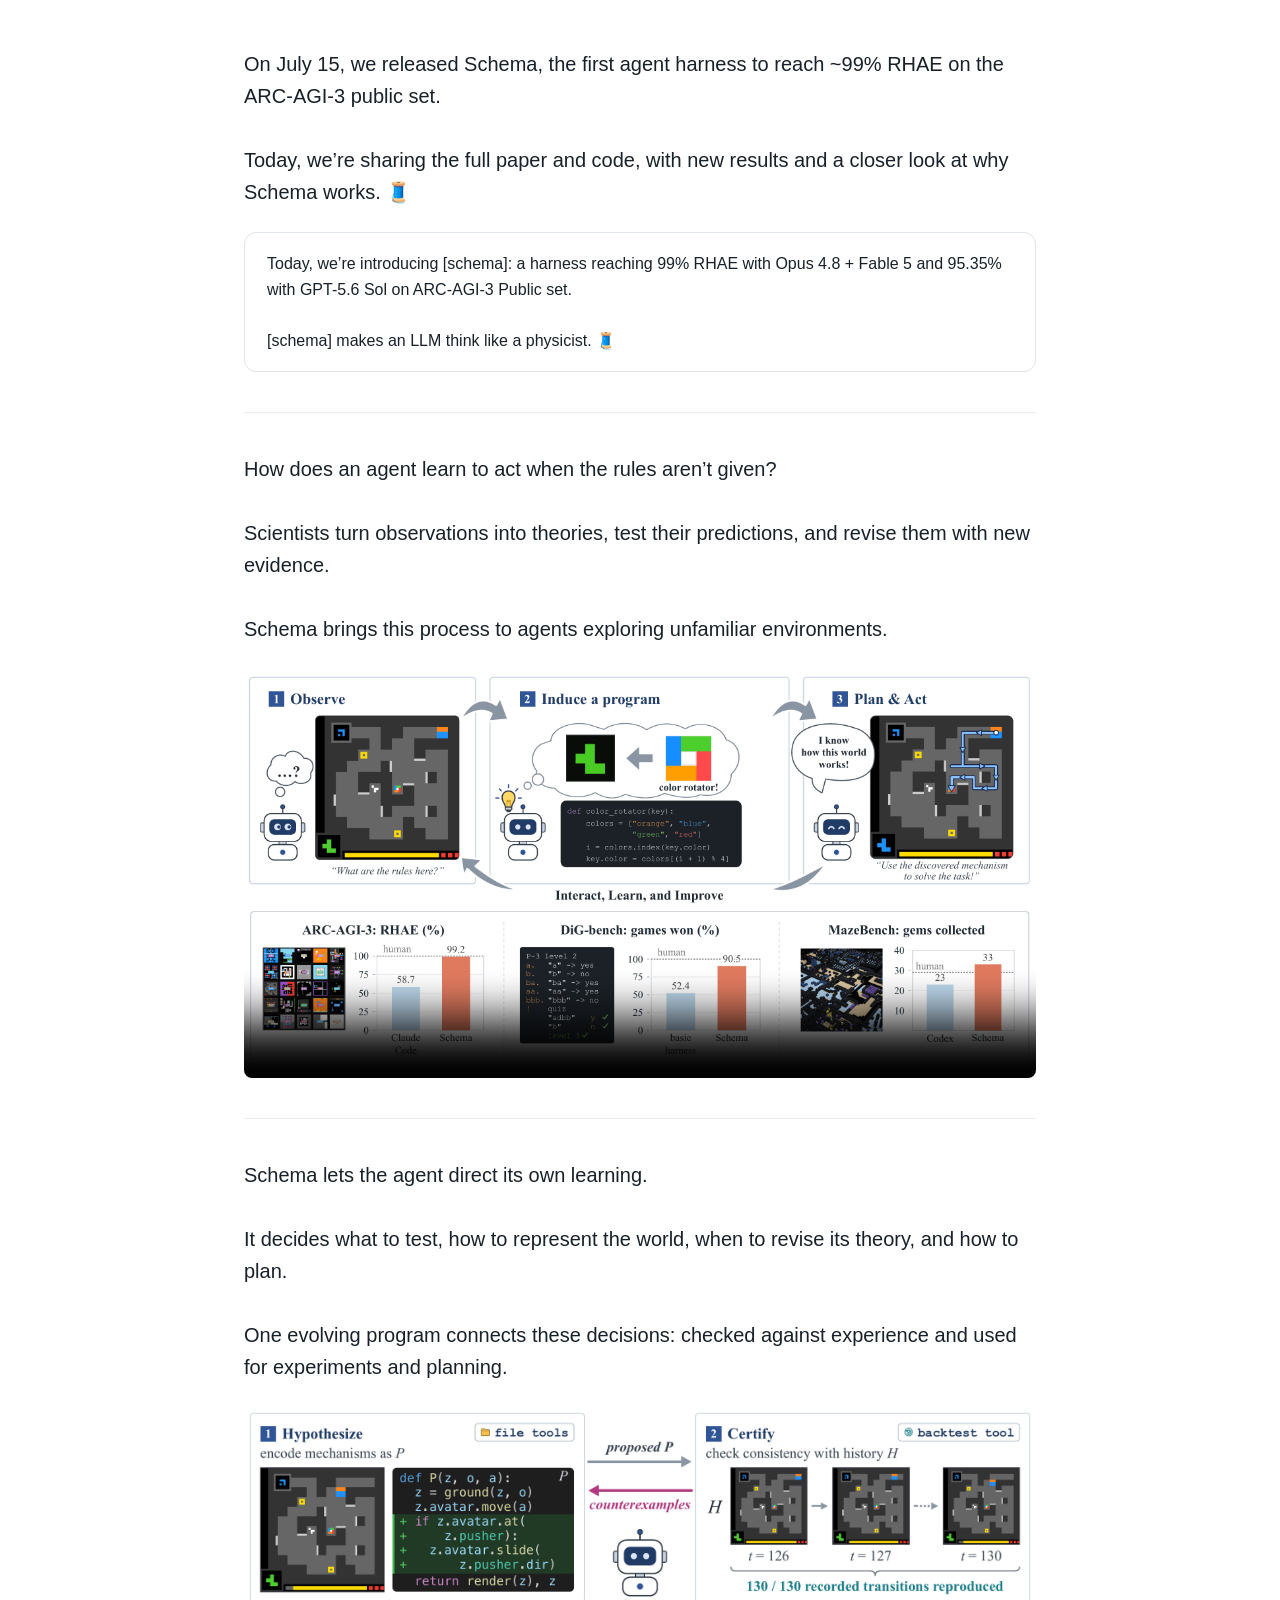
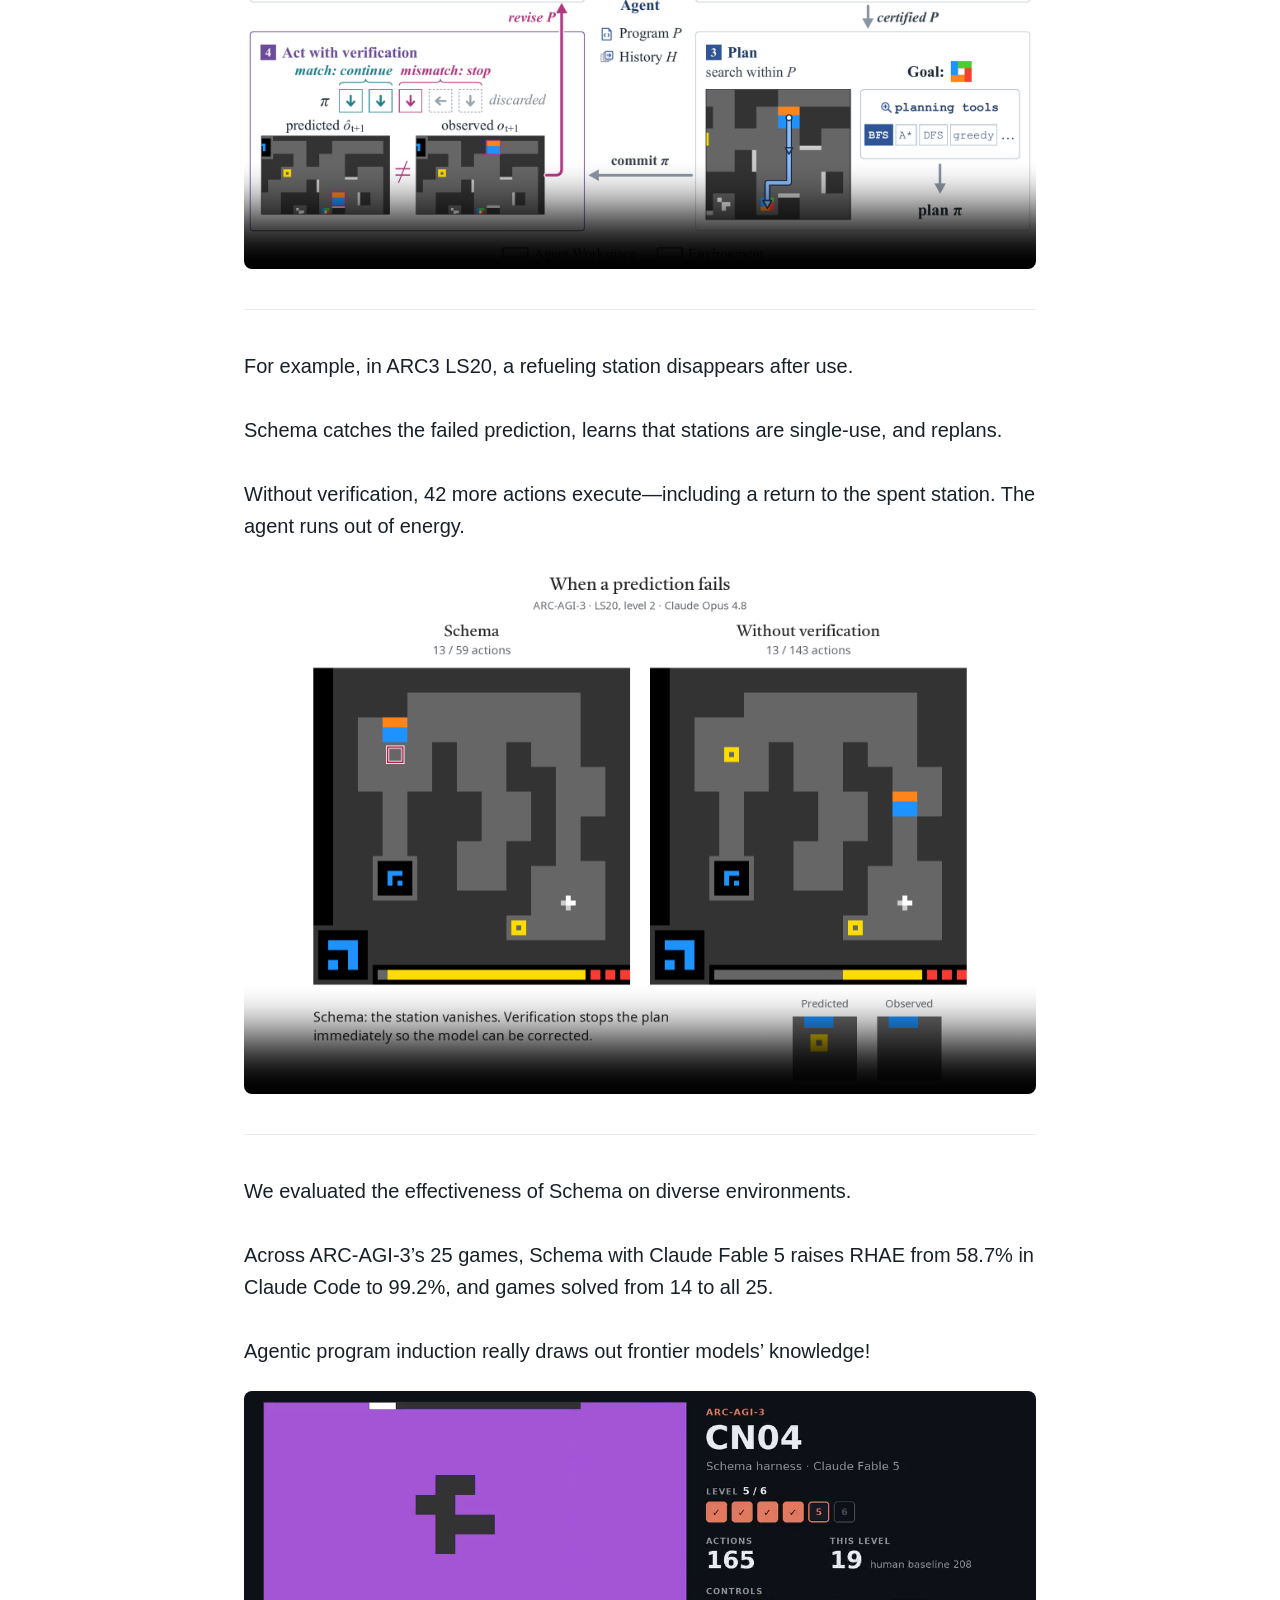
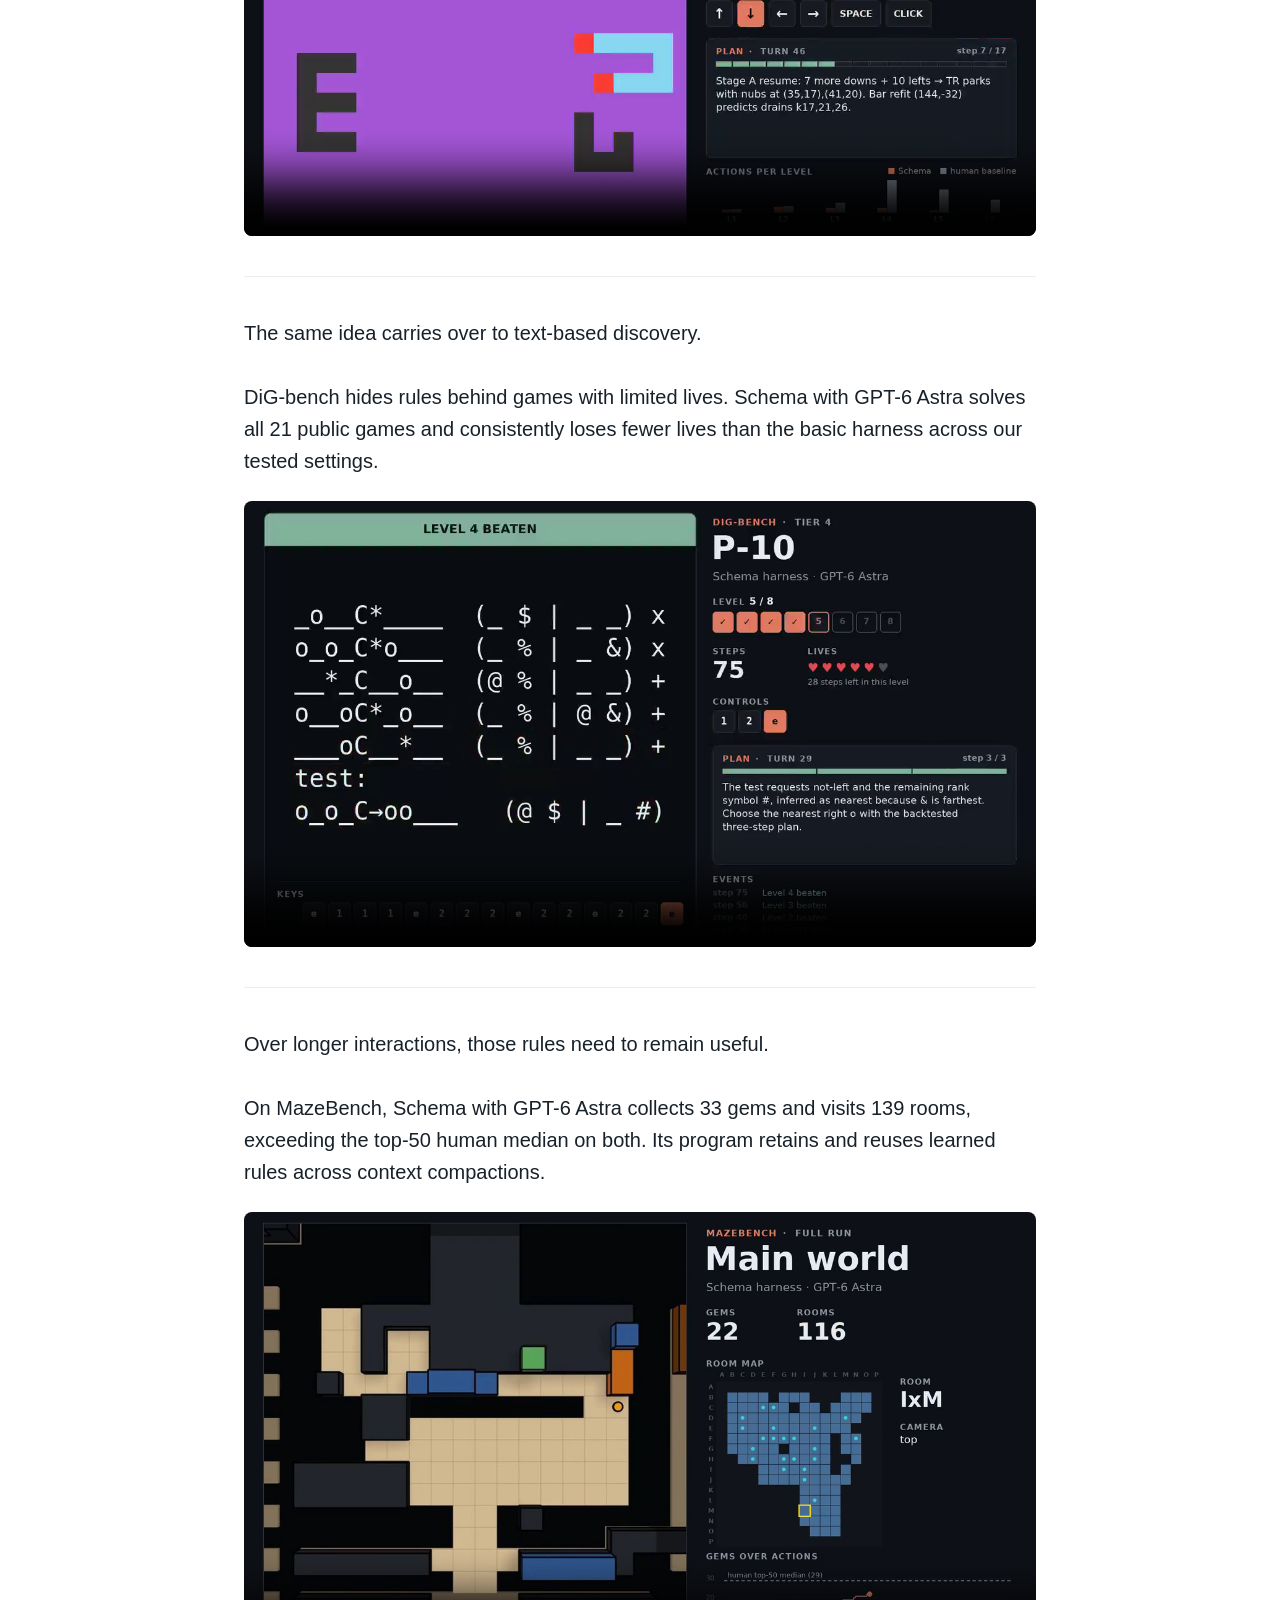
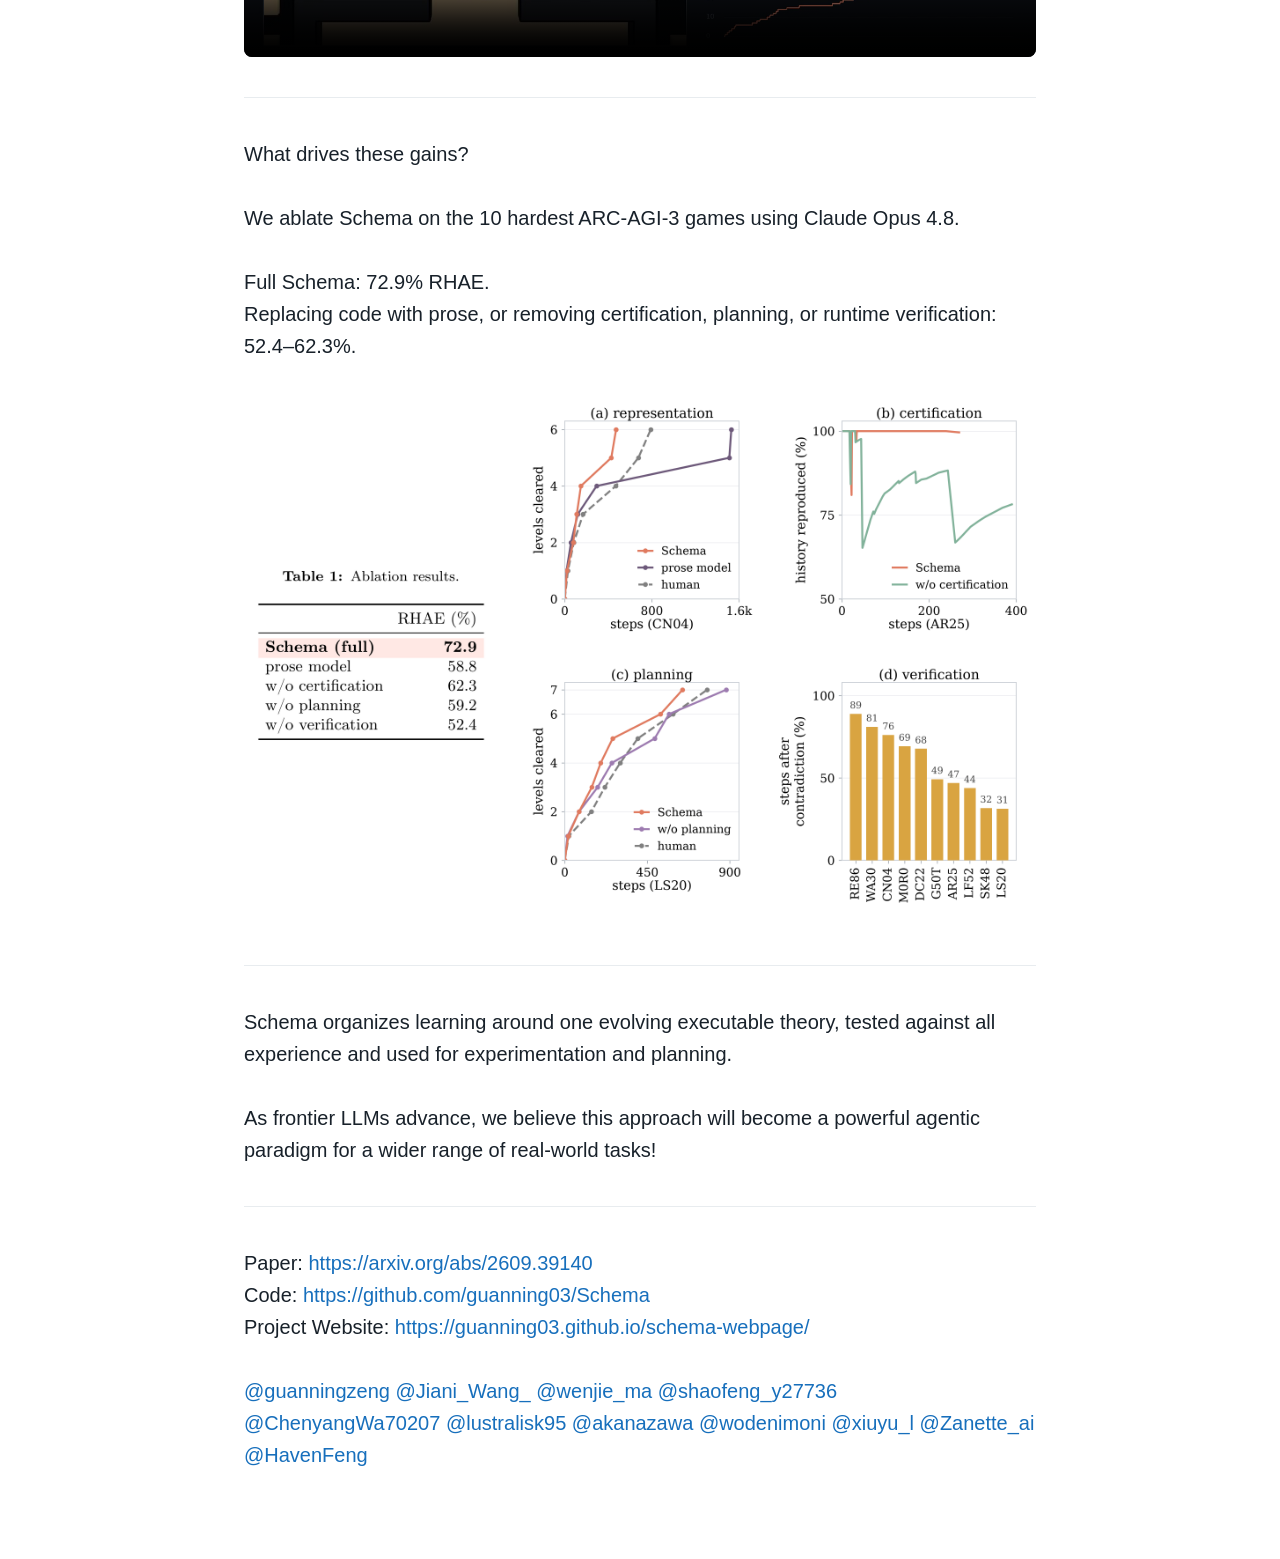
<file: tweet/index.html>
<!doctype html>
<html lang="en"><head><meta charset="utf-8"><meta name="viewport" content="width=device-width,initial-scale=1"><title>Schema</title>
<style>
*{box-sizing:border-box}body{margin:0;background:#fff;color:#18212a;font-family:Arial,Helvetica,sans-serif}main{max-width:840px;margin:0 auto;padding:8px 24px 48px}article{padding:40px 0;border-bottom:1px solid #e8ecef;scroll-margin-top:24px}article:last-child{border:0}.tweet{margin:0;font-size:20px;line-height:1.6;white-space:pre-wrap;overflow-wrap:anywhere}a{color:#176fbc;text-decoration:none}a:hover{text-decoration:underline}a:focus-visible{outline:2px solid #176fbc;outline-offset:4px}blockquote{margin:24px 0 0;padding:18px 22px;border:1px solid #dfe5ea;border-radius:12px;font-size:16px;line-height:1.6;white-space:pre-wrap}blockquote a{color:inherit}.media:empty{display:none}.media{display:grid;gap:18px;margin-top:24px}.media img,.media video{display:block;width:100%;height:auto;border-radius:8px}.media video{background:#fff}.image{display:block}@media(max-width:540px){main{padding:0 18px 30px}article{padding:30px 0}.tweet{font-size:18px;line-height:1.55}blockquote{padding:14px 16px;font-size:15px}.media{margin-top:20px}}
</style></head><body><main><article id="post-1"><p class="tweet">On July 15, we released Schema, the first agent harness to reach ~99% RHAE on the ARC-AGI-3 public set.

Today, we’re sharing the full paper and code, with new results and a closer look at why Schema works. 🧵</p><blockquote><a href="https://x.com/HavenFeng/status/2077770348876247502" target="_blank" rel="noopener noreferrer">Today, we’re introducing [schema]: a harness reaching 99% RHAE with Opus 4.8 + Fable 5 and 95.35% with GPT-5.6 Sol on ARC-AGI-3 Public set.

[schema] makes an LLM think like a physicist. 🧵</a></blockquote><div class="media"></div></article>
<article id="post-2"><p class="tweet">How does an agent learn to act when the rules aren’t given?

Scientists turn observations into theories, test their predictions, and revise them with new evidence.

Schema brings this process to agents exploring unfamiliar environments.</p><div class="media"><video controls playsinline preload="metadata" muted loop data-animation="true" poster="assets/02-paper-figure1.png?v=44664dfae3a7" aria-label="Paper Figure 1 animated in sequence: Observe, Induce a program, and Plan &amp; Act appear from left to right. The return arrows lead back to Observe, then all three benchmark result panels fade in together. The complete original figure holds at the end."><source src="assets/02-overview-animation.mp4?v=0738794ffbb7" type="video/mp4"></video></div></article>
<article id="post-3"><p class="tweet">Schema lets the agent direct its own learning.

It decides what to test, how to represent the world, when to revise its theory, and how to plan.

One evolving program connects these decisions: checked against experience and used for experiments and planning.</p><div class="media"><video controls playsinline preload="metadata" muted loop data-animation="true" poster="assets/03-method-animation-poster.png?v=d39c05be40f3" aria-label="Paper Figure 2 animated in causal order. Recorded history states are checked one by one before certification. Actions execute sequentially. The next predicted observation appears before the actual outcome. A mismatch stops execution and discards the remaining actions. The observed counterexample returns along the revision arrow, and the program gains a new code patch."><source src="assets/03-method-animation.mp4?v=3ea40cc87c12" type="video/mp4"></video></div></article>
<article id="post-4"><p class="tweet">For example, in ARC3 LS20, a refueling station disappears after use.

Schema catches the failed prediction, learns that stations are single-use, and replans.

Without verification, 42 more actions execute—including a return to the spent station. The agent runs out of energy.</p><div class="media"><video controls playsinline preload="metadata" poster="assets/04-theory-revision-poster.png?v=5020e9564320" aria-label="Complete LS20 level 2 replays, at the same action pace. Schema learns that refueling stations are single-use and finishes in 59 actions. Without runtime verification, the agent executes 42 further actions after a failed prediction, returns to a spent station, runs out of energy, and finishes after a reset in 143 actions. Short holds and red outlines mark the evidence."><source src="assets/04-theory-revision.mp4?v=b659d6a38a20" type="video/mp4"></video></div></article>
<article id="post-5"><p class="tweet">We evaluated the effectiveness of Schema on diverse environments.

Across ARC-AGI-3’s 25 games, Schema with Claude Fable 5 raises RHAE from 58.7% in Claude Code to 99.2%, and games solved from 14 to all 25.

Agentic program induction really draws out frontier models’ knowledge!</p><div class="media"><video controls playsinline preload="metadata" poster="assets/05-arc-gameplay-poster.png?v=5d2935fbabe6" aria-label="Complete CN04 gameplay with Schema and Claude Fable 5. The agent solves all six levels by moving and growing pieces; the replay shows the game board, plans, and level progress."><source src="assets/05-arc-gameplay.mp4?v=2736f9865833" type="video/mp4"></video></div></article>
<article id="post-6"><p class="tweet">The same idea carries over to text-based discovery.

DiG-bench hides rules behind games with limited lives. Schema with GPT-6 Astra solves all 21 public games and consistently loses fewer lives than the basic harness across our tested settings.</p><div class="media"><video controls playsinline preload="metadata" poster="assets/06-dig-gameplay-poster.png?v=7e734adf89d7" aria-label="Complete DiG-bench P-10 gameplay with Schema and GPT-6 Astra. The agent discovers hidden rules from symbolic examples, tests them, and clears all eight levels with limited lives."><source src="assets/06-dig-gameplay.mp4?v=9d28a227396f" type="video/mp4"></video></div></article>
<article id="post-7"><p class="tweet">Over longer interactions, those rules need to remain useful.

On MazeBench, Schema with GPT-6 Astra collects 33 gems and visits 139 rooms, exceeding the top-50 human median on both. Its program retains and reuses learned rules across context compactions.</p><div class="media"><video controls playsinline preload="metadata" poster="assets/07-maze-gameplay-poster.png?v=9c28c5feb3ea" aria-label="MazeBench exploration with Schema and GPT-6 Astra. The full recorded trajectory is shown as a timelapse, with the room map and gem progress visible. The run finishes with 33 gems and 139 rooms visited."><source src="assets/07-maze-gameplay.mp4?v=01cbc23c7ac2" type="video/mp4"></video></div></article>
<article id="post-8"><p class="tweet">What drives these gains?

We ablate Schema on the 10 hardest ARC-AGI-3 games using Claude Opus 4.8.

Full Schema: 72.9% RHAE.
Replacing code with prose, or removing certification, planning, or runtime verification: 52.4–62.3%.</p><div class="media"><a class="image" href="assets/08-ablation-combined.png?v=43aa096e03f4" target="_blank" rel="noopener noreferrer"><img src="assets/08-ablation-combined.png?v=43aa096e03f4" alt="Ablation table and four analysis plots in one figure. Left: Claude Opus 4.8 on the ten hardest ARC-AGI-3 games; RHAE is 72.9% for Schema, 58.8% for prose, 62.3% without certification, 59.2% without planning, and 52.4% without verification. Right, in a 2-by-2 grid: representation compares CN04 level progress; certification compares AR25 history agreement; planning compares LS20 level progress; verification shows actions taken after prediction mismatches across ten games. The table occupies 30% of the combined width." loading="lazy"></a></div></article>
<article id="post-9"><p class="tweet">Schema organizes learning around one evolving executable theory, tested against all experience and used for experimentation and planning.

As frontier LLMs advance, we believe this approach will become a powerful agentic paradigm for a wider range of real-world tasks!</p><div class="media"></div></article>
<article id="post-10"><p class="tweet">Paper: <a href="https://arxiv.org/abs/2609.39140" target="_blank" rel="noopener noreferrer">https://arxiv.org/abs/2609.39140</a>
Code: <a href="https://github.com/guanning03/Schema" target="_blank" rel="noopener noreferrer">https://github.com/guanning03/Schema</a>
Project Website: <a href="https://guanning03.github.io/schema-webpage/" target="_blank" rel="noopener noreferrer">https://guanning03.github.io/schema-webpage/</a>

<a href="https://x.com/guanningzeng" target="_blank" rel="noopener noreferrer">@guanningzeng</a> <a href="https://x.com/Jiani_Wang_" target="_blank" rel="noopener noreferrer">@Jiani_Wang_</a> <a href="https://x.com/wenjie_ma" target="_blank" rel="noopener noreferrer">@wenjie_ma</a> <a href="https://x.com/shaofeng_y27736" target="_blank" rel="noopener noreferrer">@shaofeng_y27736</a> <a href="https://x.com/ChenyangWa70207" target="_blank" rel="noopener noreferrer">@ChenyangWa70207</a> <a href="https://x.com/lustralisk95" target="_blank" rel="noopener noreferrer">@lustralisk95</a> <a href="https://x.com/akanazawa" target="_blank" rel="noopener noreferrer">@akanazawa</a> <a href="https://x.com/wodenimoni" target="_blank" rel="noopener noreferrer">@wodenimoni</a> <a href="https://x.com/xiuyu_l" target="_blank" rel="noopener noreferrer">@xiuyu_l</a> <a href="https://x.com/Zanette_ai" target="_blank" rel="noopener noreferrer">@Zanette_ai</a> <a href="https://x.com/HavenFeng" target="_blank" rel="noopener noreferrer">@HavenFeng</a></p><div class="media"></div></article></main><script>
if(!window.matchMedia('(prefers-reduced-motion: reduce)').matches){
  const observer=new IntersectionObserver(entries=>{
    for(const entry of entries){
      const video=entry.target;
      if(entry.isIntersecting){video.currentTime=0;video.play().catch(()=>{})}
      else video.pause();
    }
  },{threshold:.4});
  document.querySelectorAll('video[data-animation]').forEach(video=>observer.observe(video));
}
</script></body></html>
</file>
<file: static/css/fonts.css>
@font-face {
  font-family: 'Castoro';
  font-style: normal;
  font-weight: 400;
  font-display: swap;
  src: url(../fonts/castoro.ttf) format('truetype');
}
@font-face {
  font-family: 'Google Sans';
  font-style: normal;
  font-weight: 400;
  font-display: swap;
  src: url(../fonts/google-sans.ttf) format('truetype');
}
@font-face {
  font-family: 'Noto Sans';
  font-style: normal;
  font-weight: 400;
  font-stretch: normal;
  font-display: swap;
  src: url(../fonts/noto-sans.ttf) format('truetype');
}
</file>
<file: static/css/index.css>
body {
  font-family: 'Noto Sans', sans-serif;
}


.footer .icon-link {
    font-size: 25px;
    color: #000;
}

.link-block a {
    margin-top: 5px;
    margin-bottom: 5px;
}

.dnerf {
  font-variant: small-caps;
}


.teaser .hero-body {
  padding-top: 0;
  padding-bottom: 3rem;
}

.teaser {
  font-family: 'Google Sans', sans-serif;
}


.publication-title {
}

.publication-banner {
  max-height: parent;

}

.publication-banner video {
  position: relative;
  left: auto;
  top: auto;
  transform: none;
  object-fit: fit;
}

.publication-header .hero-body {
}

.publication-title {
    font-family: 'Google Sans', sans-serif;
}

.publication-authors {
    font-family: 'Google Sans', sans-serif;
}

.publication-venue {
    color: #555;
    width: fit-content;
    font-weight: bold;
}

.publication-awards {
    color: #ff3860;
    width: fit-content;
    font-weight: bolder;
}

.publication-authors {
}

.publication-authors a {
   color: #374151 !important;
}

.publication-authors a:hover {
    color: #3b82f6 !important;
    text-decoration: underline;
}

.author-block {
  display: inline-block;
}

.publication-banner img {
}

.publication-authors {
  /*color: #4286f4;*/
}

.publication-video {
    position: relative;
    width: 100%;
    height: 0;
    padding-bottom: 56.25%;

    overflow: hidden;
    border-radius: 10px !important;
}

.publication-video iframe {
    position: absolute;
    top: 0;
    left: 0;
    width: 100%;
    height: 100%;
}

.publication-body img {
}

.results-carousel {
  overflow: hidden;
}

.results-carousel .item {
  margin: 5px;
  overflow: hidden;
  border: 1px solid #bbb;
  border-radius: 10px;
  padding: 0;
  font-size: 0;
}

.results-carousel video {
  margin: 0;
}


.interpolation-panel {
  background: #f5f5f5;
  border-radius: 10px;
}

.interpolation-panel .interpolation-image {
  width: 100%;
  border-radius: 5px;
}

.interpolation-video-column {
}

.interpolation-panel .slider {
  margin: 0 !important;
}

.interpolation-panel .slider {
  margin: 0 !important;
}

#interpolation-image-wrapper {
  width: 100%;
}
#interpolation-image-wrapper img {
  border-radius: 5px;
}
</file>
<file: static/css/schema.css>
/* Schema-specific media and accessibility additions to the unmodified MaxRL template. */
html { scroll-behavior: smooth; scroll-padding-top: 24px; }
button, select { font: inherit; }
:focus-visible { outline: 3px solid #ab1727; outline-offset: 3px; }
.skip-link { position: fixed; left: 16px; top: -80px; z-index: 30; padding: 10px 18px; color: #fff; background: #1f2937; }
.skip-link:focus { top: 12px; }
.motivation-question { margin: 1.5rem 0 0; border-left-color: #C41230; text-align: left; }
.motivation-question p { margin: 0; font-weight: 600; color: #C41230; }
.method-summary { margin-top: 1.5rem; }
.method-summary li { margin-bottom: .55rem; line-height: 1.75; }
.paper-details { margin-top: 1.5rem; border-top: 1px solid var(--border-light); padding-top: 1rem; }
.paper-details summary { cursor: pointer; color: #ab1727; font-weight: 500; }
.paper-details[open] summary { margin-bottom: 1rem; }
.paper-details .prose p { margin-bottom: 1em; }
.paper-ablation-figure { max-width: 360px; margin: 1.8rem auto 1rem; }
.paper-ablation-figure img { display: block; width: 100%; height: auto; }
.ablation-caption { text-align: left; }
.ablation-caption p { margin: .6rem 0; line-height: 1.7; }
.case-study { border-top: 1px solid #e5e7eb; padding-top: 1.75rem; margin-top: 2rem; }
.case-studies > h4 { font-size: 1.5rem; line-height: 1.4; margin-bottom: 1.5rem; }
.case-studies > .case-study:first-of-type { border-top: 0; padding-top: .5rem; margin-top: 0; }
.case-heading { display: flex; align-items: center; justify-content: space-between; gap: 16px; margin-bottom: 1.25rem; }
.case-title { min-width: 0; }
.case-title h5 { color: #1f2937; font-size: 1.1rem; font-weight: 600; line-height: 1.4; margin: 0; }
.case-game { color: #6b7280; font-size: .85rem; margin: 3px 0 0; }
.case-toggle { cursor: pointer; flex-shrink: 0; display: grid; place-items: center; width: 34px; height: 34px; padding: 7px; border: 1px solid #9ca3af; border-radius: 50%; background: #fff; color: #4b5563; }
.case-toggle:hover { color: #1f2937; border-color: #4b5563; background: #f9fafb; }
.case-toggle svg { display: block; width: 18px; height: 18px; }
.case-toggle[data-paused="false"] .case-icon-play,
.case-toggle[data-paused="true"] .case-icon-pause { display: none; }
.case-labels { display: grid; grid-template-columns: 1fr 1fr; gap: 3.03%; margin-bottom: .6rem; font-family: 'Castoro', Georgia, serif; font-size: 1.1rem; font-weight: 400; line-height: 1.5; text-align: center; color: #1f2937; }
.case-media { margin: 0; }
.case-media video { display: block; width: 100%; height: auto; aspect-ratio: 2376 / 1152; border-radius: 0; background: #fff; }
.method-animation { position: relative; }
.method-animation video { display: block; width: 100%; height: auto; aspect-ratio: 1920 / 1120; background: #fff; }
.method-animation .case-toggle { position: absolute; right: 0; bottom: 0; }
.case-counts { display: grid; grid-template-columns: 1fr 1fr; gap: 3.03%; margin: .5rem 0 0; text-align: center; color: #6b7280; font-family: 'Castoro', Georgia, serif; font-size: .88rem; font-variant-numeric: tabular-nums; }
.case-counts [data-complete="true"] { color: #1f2937; }
.case-observation { display: flex; align-items: center; justify-content: center; gap: 24px; min-height: 112px; padding: 12px 0; }
.case-cue { flex: 1; margin: 0; font-family: 'Castoro', Georgia, serif; font-size: 1rem; line-height: 1.55; color: #374151; }
.case-evidence { display: flex; flex-shrink: 0; align-items: center; justify-content: center; gap: 18px; text-align: center; }
.case-evidence[hidden] { display: none; }
.case-evidence figure { margin: 0; }
.case-evidence img { display: block; width: 60px; height: 60px; object-fit: contain; image-rendering: pixelated; margin: 0 auto; }
.case-evidence figcaption { max-width: 120px; margin: 5px 0 0; font-family: 'Castoro', Georgia, serif; font-size: .75rem; color: #6b7280; line-height: 1.3; }
.case-evidence .case-metric { display: block; font-family: 'Castoro', Georgia, serif; font-size: 1.6rem; line-height: 1.5; color: #1f2937; }
.case-caption strong { font-weight: 600; color: #4b5563; }
.case-caption { color: #6b7280; font-size: .9rem; line-height: 1.75; margin: .75rem 0 0; }
.video-tabs { display: flex; justify-content: center; gap: 8px; border-bottom: 1px solid #d1d5db; margin: 1.5rem 0; }
#videos .video-tabs button, #videos .video-toolbar, #videos .video-toolbar select, #videos .video-caption { font-family: 'Castoro', Georgia, serif; font-weight: 400; }
.video-tabs button { cursor: pointer; padding: 12px 22px; border: 0; border-bottom: 2px solid transparent; color: #6b7280; background: transparent; }
.video-tabs button[aria-selected="true"] { color: #ab1727; border-bottom-color: #ab1727; }
.video-tabs button:hover { color: #ab1727; }
.video-panel[hidden] { display: none; }
.video-toolbar { display: flex; align-items: center; justify-content: space-between; flex-wrap: wrap; gap: 12px; margin-bottom: 16px; color: #6b7280; font-size: .9rem; }
.video-toolbar select { margin-left: 8px; padding: 7px 10px; background: #fff; color: #374151; border: 1px solid #d1d5db; border-radius: 5px; max-width: 100%; }
video { width: 100%; aspect-ratio: 16/9; display: block; background: #101318; border-radius: 6px; }
#videos video::-webkit-media-controls-current-time-display,
#videos video::-webkit-media-controls-time-remaining-display { display: none; }
.video-caption { margin-top: 1rem; color: #6b7280; font-size: .9rem; line-height: 1.7; text-align: center; }
#code-link[aria-disabled="true"] { cursor: default; }
.bibtex-box { padding: 0; overflow: hidden; }
.bibtex-toolbar { display: flex; justify-content: flex-end; padding: .75rem 1.25rem 0; }
.citation-copy { cursor: pointer; border: 1px solid #64748b; border-radius: 6px; background: transparent; color: #e5e7eb; padding: 6px 12px; font-size: .8rem; transition: background .15s, border-color .15s; }
.citation-copy:hover { background: #4b5563; border-color: #9ca3af; }
.bibtex-box pre { padding: .75rem 1.25rem 1.25rem; white-space: pre; overflow-wrap: normal; }
.bibtex-box code { font-size: .8rem; }
.zoomable { cursor: zoom-in; }
.figure-dialog { width: min(1440px, 95vw); max-height: 94vh; padding: 48px 20px 20px; border: 0; border-radius: 8px; }
.figure-dialog::backdrop { background: rgb(0 0 0 / 70%); }
.figure-dialog img { display: block; max-height: 80vh; width: 100%; object-fit: contain; }
.dialog-close { position: absolute; top: 10px; right: 12px; cursor: pointer; border: 1px solid #d1d5db; border-radius: 4px; padding: 4px 12px; color: #374151; background: #f9fafb; }
.visually-hidden { position: absolute; width: 1px; height: 1px; padding: 0; margin: -1px; overflow: hidden; clip-path: inset(50%); white-space: nowrap; border: 0; }
footer.footer { background: #fff; color: #6b7280; }
footer.footer a { color: #ab1727; }
footer.footer a:hover { color: #801020; }
.footer-logos { display: flex; align-items: center; justify-content: center; flex-wrap: wrap; gap: 24px; margin-bottom: 1.5rem; }
.footer-logo { display: flex; align-items: center; justify-content: center; height: 100px; border-radius: 4px; overflow: hidden; }
.footer-logo-wordmark { width: 232px; padding: 16px; background: #fff; }
footer.footer .footer-logos img { display: block; height: auto; max-height: 100%; width: 100%; object-fit: contain; }
@media (max-width: 768px) {
  .bibtex-box { padding: 0; }
  .bibtex-toolbar { padding: .75rem 1rem 0; }
  .bibtex-box pre { padding: .75rem 1rem 1rem; }
  .bibtex-box code { font-size: .7rem; }
  .footer-logos { gap: 16px; }
  .footer-logo { height: 80px; }
  .footer-logo-wordmark { width: 200px; padding: 12px; }
  footer.footer .footer-logos img { height: auto !important; }
  .author-break { display: none; }
  .video-tabs { gap: 0; }
  .video-tabs button { padding: 10px 13px; font-size: .9rem; }
  .video-toolbar { flex-direction: column; align-items: flex-start; }
  .video-toolbar label { display: flex; align-items: center; width: 100%; }
  .video-toolbar select { min-width: 0; flex: 1; }
  .case-heading { gap: 8px; }
  .case-studies > h4 { font-size: 1.35rem; }
  .case-title h5 { font-size: 1rem; }
  .case-labels { font-size: .9rem; }
  .case-counts { font-size: .75rem; }
  .case-observation { min-height: 160px; gap: 12px; }
  .case-cue { font-size: .87rem; }
  .case-evidence { gap: 10px; }
  .case-evidence img { width: 42px; height: 42px; }
  .case-evidence figcaption { max-width: 64px; font-size: .66rem; }
  .case-evidence .case-metric { font-size: 1.2rem; }
  .case-caption { font-size: .85rem; }
  .method-animation .case-toggle { position: static; margin: .5rem 0 0 auto; }
}
@media (prefers-reduced-motion: reduce) { html { scroll-behavior: auto; } }
</file>
